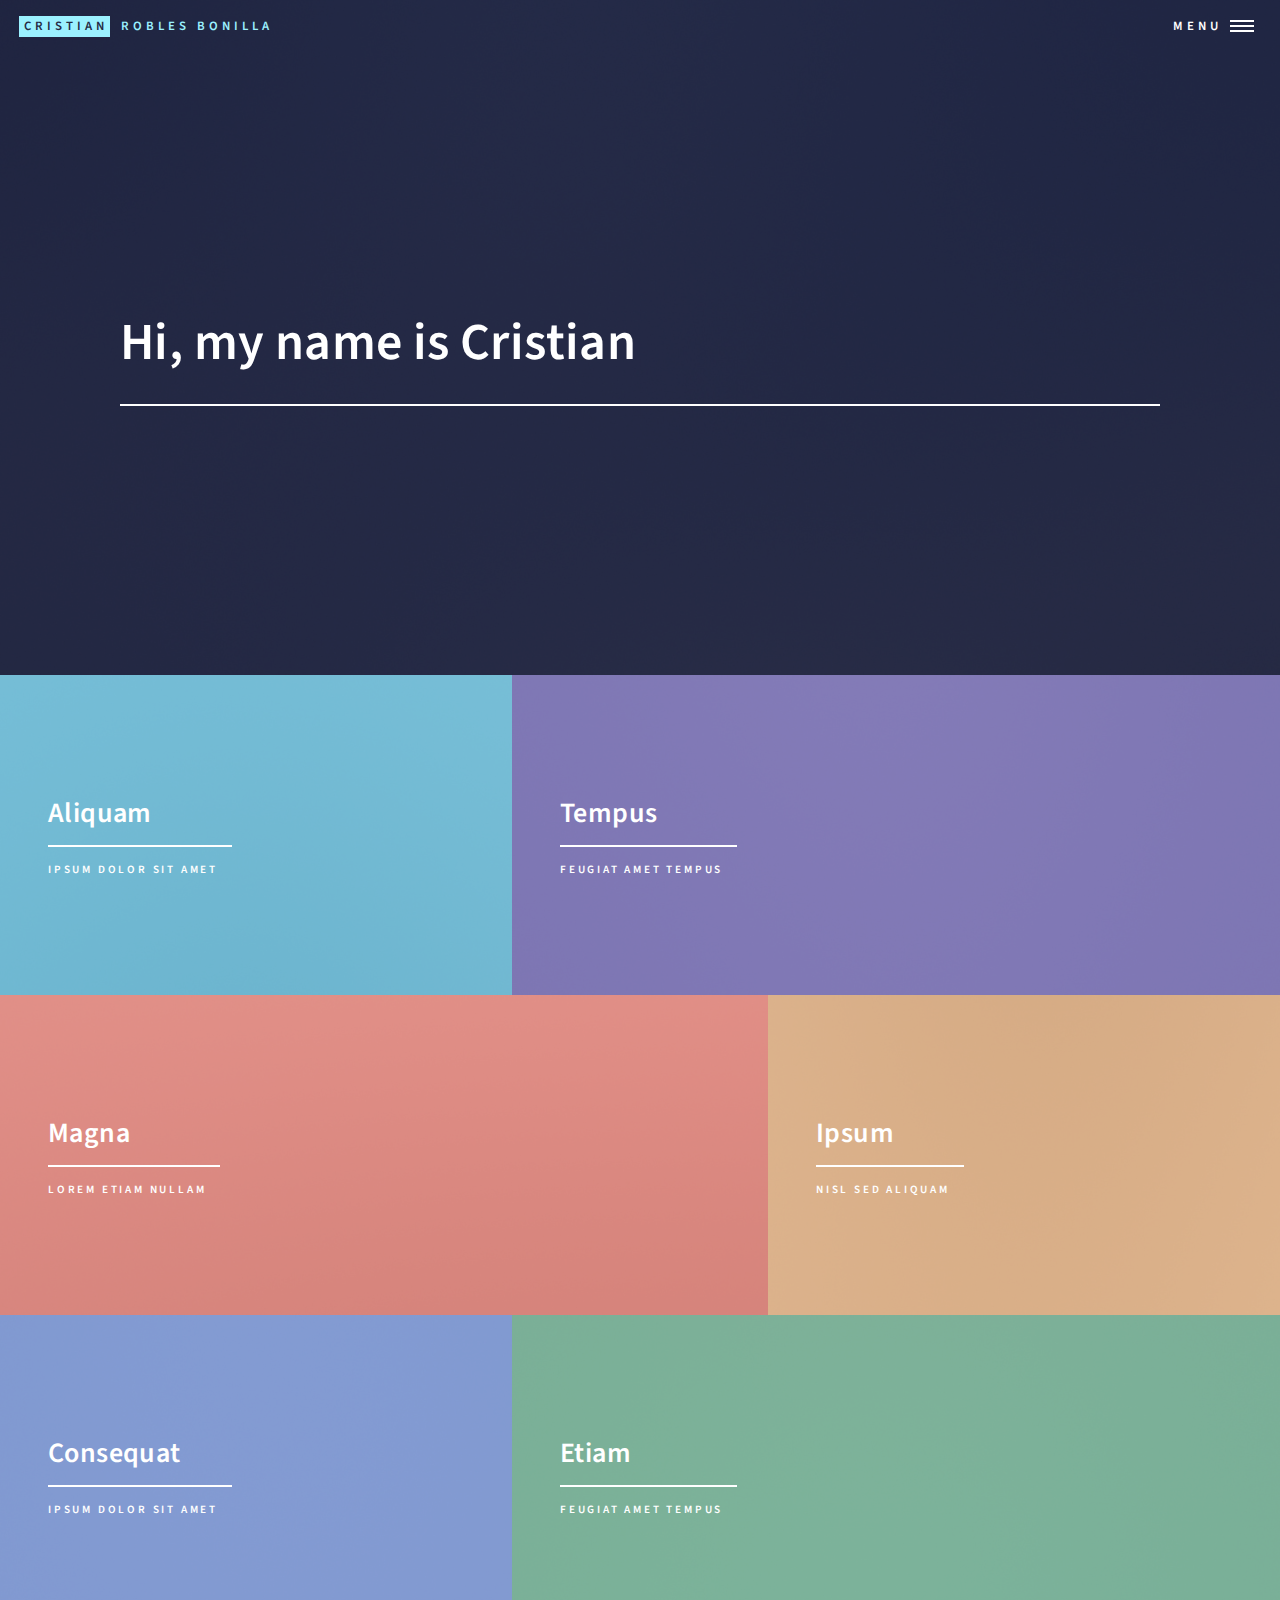
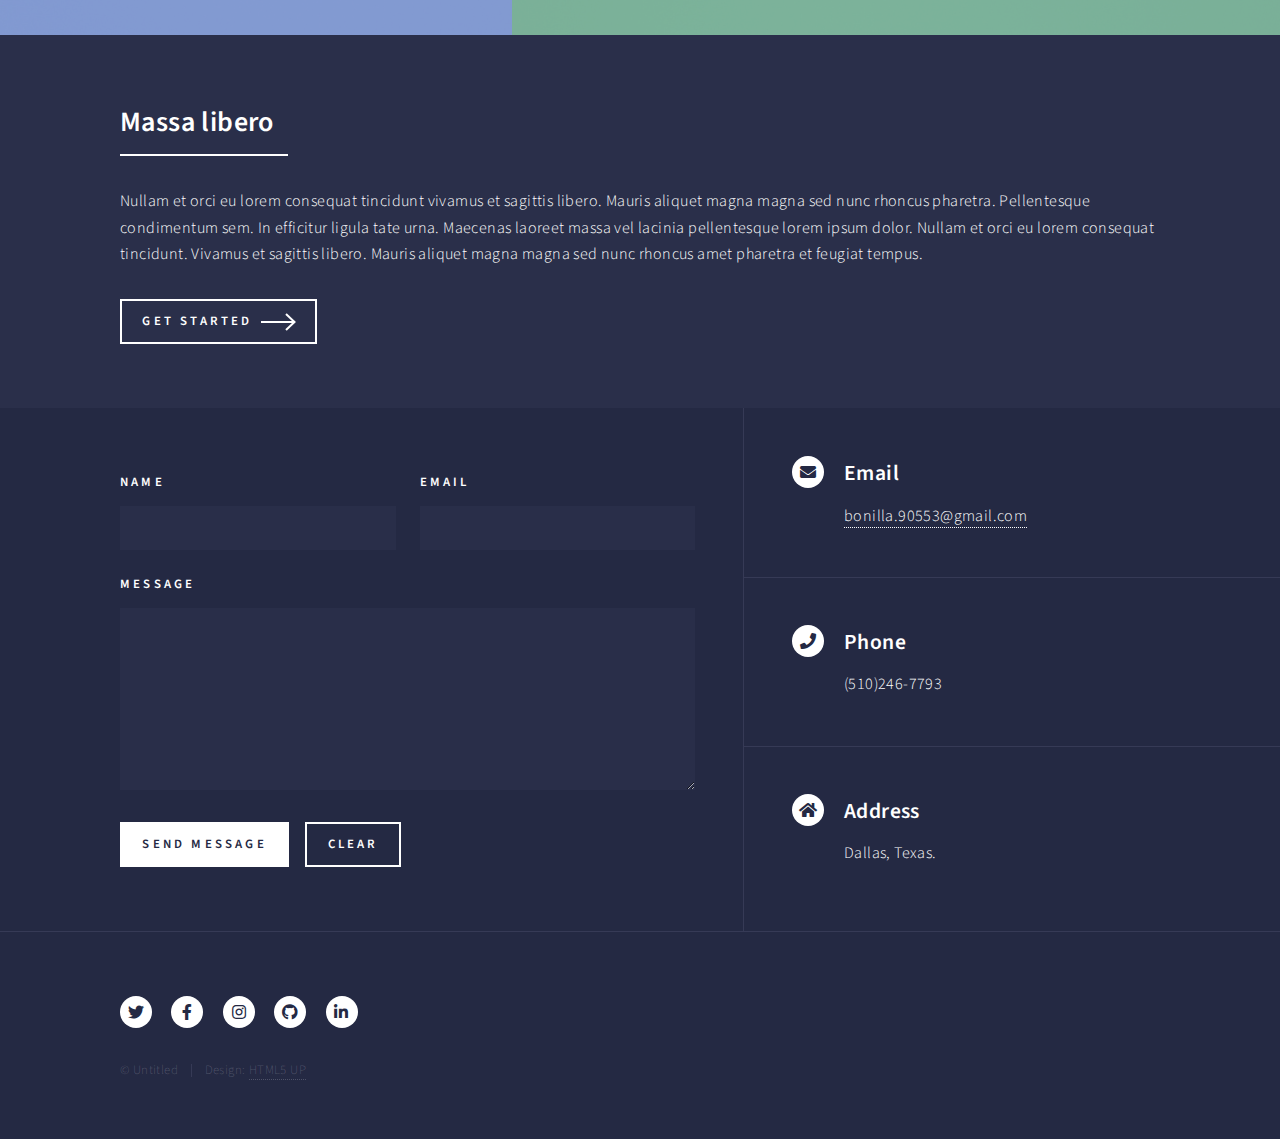
<file: index.html>
<!DOCTYPE html>
<html lang="en">
<head>
    <title>Cristian Robles Bonilla</title>
		<meta charset="utf-8" />
		<meta name="viewport" content="width=device-width, initial-scale=1, user-scalable=no" />
		<link rel="stylesheet" href="style/css/index.css" />
		<noscript><link rel="stylesheet" href="style/css/noscript.css" /></noscript>
    <title>Document</title>
</head>
<body>
    <!-- Wrapper -->
			<div id="wrapper">

				<!-- Header -->
					<header id="header" class="alt">
						<a href="index.html" class="logo"><strong>Cristian</strong> <span>Robles Bonilla</span></a>
						<nav>
							<a href="#menu">Menu</a>
						</nav>
					</header>

				<!-- Menu -->
					<nav id="menu">
						<ul class="links">
							<li><a href="index.html">Home</a></li>
							<li><a href="projects.html">Projects</a></li>
							<li><a href="about.html">About</a></li>
						</ul>
						
					</nav>

				<!-- Banner -->
					<section id="banner" class="major">
						<div class="inner">
							<header class="major">
								<h1>Hi, my name is Cristian</h1>
							</header>
						</div>
					</section>

				<!-- Main -->
					<div id="main">

						<!-- One -->
							<section id="one" class="tiles">
								<article>
									<span class="image">
										<img src="images/pic01.jpg" alt="" />
									</span>
									<header class="major">
										<h3><a href="landing.html" class="link">Aliquam</a></h3>
										<p>Ipsum dolor sit amet</p>
									</header>
								</article>
								<article>
									<span class="image">
										<img src="images/pic02.jpg" alt="" />
									</span>
									<header class="major">
										<h3><a href="landing.html" class="link">Tempus</a></h3>
										<p>feugiat amet tempus</p>
									</header>
								</article>
								<article>
									<span class="image">
										<img src="images/pic03.jpg" alt="" />
									</span>
									<header class="major">
										<h3><a href="landing.html" class="link">Magna</a></h3>
										<p>Lorem etiam nullam</p>
									</header>
								</article>
								<article>
									<span class="image">
										<img src="images/pic04.jpg" alt="" />
									</span>
									<header class="major">
										<h3><a href="landing.html" class="link">Ipsum</a></h3>
										<p>Nisl sed aliquam</p>
									</header>
								</article>
								<article>
									<span class="image">
										<img src="images/pic05.jpg" alt="" />
									</span>
									<header class="major">
										<h3><a href="landing.html" class="link">Consequat</a></h3>
										<p>Ipsum dolor sit amet</p>
									</header>
								</article>
								<article>
									<span class="image">
										<img src="images/pic06.jpg" alt="" />
									</span>
									<header class="major">
										<h3><a href="landing.html" class="link">Etiam</a></h3>
										<p>Feugiat amet tempus</p>
									</header>
								</article>
							</section>

						<!-- Two -->
							<section id="two">
								<div class="inner">
									<header class="major">
										<h2>Massa libero</h2>
									</header>
									<p>Nullam et orci eu lorem consequat tincidunt vivamus et sagittis libero. Mauris aliquet magna magna sed nunc rhoncus pharetra. Pellentesque condimentum sem. In efficitur ligula tate urna. Maecenas laoreet massa vel lacinia pellentesque lorem ipsum dolor. Nullam et orci eu lorem consequat tincidunt. Vivamus et sagittis libero. Mauris aliquet magna magna sed nunc rhoncus amet pharetra et feugiat tempus.</p>
									<ul class="actions">
										<li><a href="landing.html" class="button next">Get Started</a></li>
									</ul>
								</div>
							</section>

					</div>

				<!-- Contact -->
					<section id="contact">
						<div class="inner">
							<section>
								<form method="post" action="#">
									<div class="fields">
										<div class="field half">
											<label for="name">Name</label>
											<input type="text" name="name" id="name" />
										</div>
										<div class="field half">
											<label for="email">Email</label>
											<input type="text" name="email" id="email" />
										</div>
										<div class="field">
											<label for="message">Message</label>
											<textarea name="message" id="message" rows="6"></textarea>
										</div>
									</div>
									<ul class="actions">
										<li><input type="submit" value="Send Message" class="primary" /></li>
										<li><input type="reset" value="Clear" /></li>
									</ul>
								</form>
							</section>
							<section class="split">
								<section>
									<div class="contact-method">
										<span class="icon solid alt fa-envelope"></span>
										<h3>Email</h3>
										<a href="bonilla.90553@gmail.com">bonilla.90553@gmail.com</a>
									</div>
								</section>
								<section>
									<div class="contact-method">
										<span class="icon solid alt fa-phone"></span>
										<h3>Phone</h3>
										<span>(510)246-7793</span>
									</div>
								</section>
								<section>
									<div class="contact-method">
										<span class="icon solid alt fa-home"></span>
										<h3>Address</h3>
										<span>Dallas, Texas.</span>
									</div>
								</section>
							</section>
						</div>
					</section>

				<!-- Footer -->
					<footer id="footer">
						<div class="inner">
							<ul class="icons">
								<li><a href="#" class="icon brands alt fa-twitter"><span class="label">Twitter</span></a></li>
								<li><a href="#" class="icon brands alt fa-facebook-f"><span class="label">Facebook</span></a></li>
								<li><a href="#" class="icon brands alt fa-instagram"><span class="label">Instagram</span></a></li>
								<li><a href="#" class="icon brands alt fa-github"><span class="label">GitHub</span></a></li>
								<li><a href="#" class="icon brands alt fa-linkedin-in"><span class="label">LinkedIn</span></a></li>
							</ul>
							<ul class="copyright">
								<li>&copy; Untitled</li><li>Design: <a href="https://html5up.net">HTML5 UP</a></li>
							</ul>
						</div>
					</footer>

			</div>

		<!-- Scripts -->
			<script src="style/js/jquery.min.js"></script>
			<script src="style/js/jquery.scrolly.min.js"></script>
			<script src="style/js/jquery.scrollex.min.js"></script>
			<script src="style/js/browser.min.js"></script>
			<script src="style/js/breakpoints.min.js"></script>
			<script src="style/js/util.js"></script>
			<script src="style/js/main.js"></script>

</body>
</html>
</file>
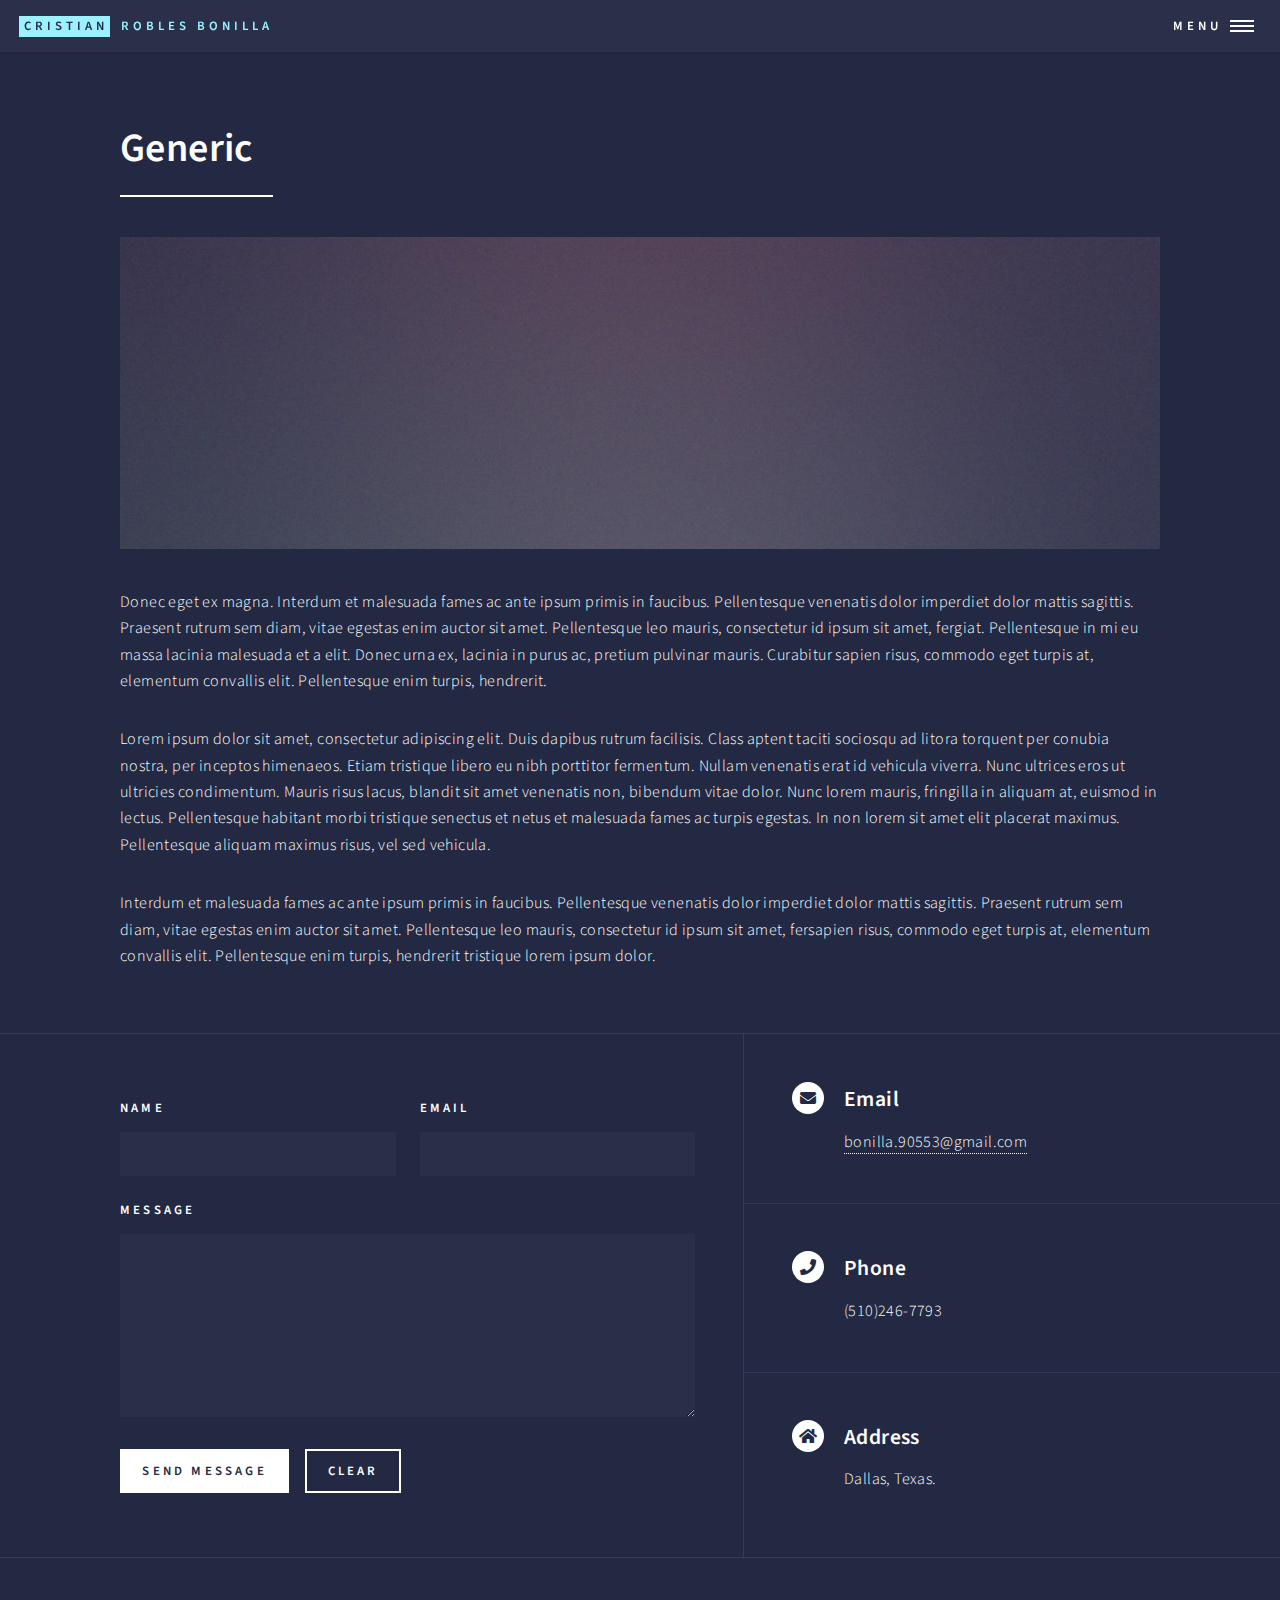
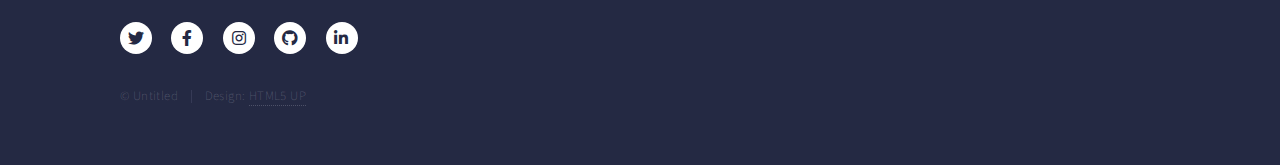
<file: about.html>
<!DOCTYPE html>
<!--
	Forty by HTML5 UP
	html5up.net | @ajlkn
	Free for personal and commercial use under the CCA 3.0 license (html5up.net/license)
-->
<html lang="en">
<head>
    <title>Projects</title>
    <meta charset="utf-8" />
    <meta name="viewport" content="width=device-width, initial-scale=1, user-scalable=no" />
    <link rel="stylesheet" href="style/css/index.css" />
    <noscript><link rel="stylesheet" href="style/css/noscript.css" /></noscript>
</head>
<body class="is-preload">

    <!-- Wrapper -->
        <div id="wrapper">

            <!-- Header -->
                <header id="header">
                    <a href="index.html" class="logo"><strong>Cristian</strong> <span>Robles Bonilla</span></a>
                    <nav>
                        <a href="#menu">Menu</a>
                    </nav>
                </header>

            <!-- Menu -->
                <nav id="menu">
                    <ul class="links">
                        <li><a href="index.html">Home</a></li>
                        <li><a href="projects.html">Projects</a></li>
                        <li><a href="about.html">About</a></li>
                    </ul>
                </nav>

            <!-- Main -->
                <div id="main" class="alt">

                    <!-- One -->
                        <section id="one">
                            <div class="inner">
                                <header class="major">
                                    <h1>Generic</h1>
                                </header>
                                <span class="image main"><img src="images/pic11.jpg" alt="" /></span>
                                <p>Donec eget ex magna. Interdum et malesuada fames ac ante ipsum primis in faucibus. Pellentesque venenatis dolor imperdiet dolor mattis sagittis. Praesent rutrum sem diam, vitae egestas enim auctor sit amet. Pellentesque leo mauris, consectetur id ipsum sit amet, fergiat. Pellentesque in mi eu massa lacinia malesuada et a elit. Donec urna ex, lacinia in purus ac, pretium pulvinar mauris. Curabitur sapien risus, commodo eget turpis at, elementum convallis elit. Pellentesque enim turpis, hendrerit.</p>
                                <p>Lorem ipsum dolor sit amet, consectetur adipiscing elit. Duis dapibus rutrum facilisis. Class aptent taciti sociosqu ad litora torquent per conubia nostra, per inceptos himenaeos. Etiam tristique libero eu nibh porttitor fermentum. Nullam venenatis erat id vehicula viverra. Nunc ultrices eros ut ultricies condimentum. Mauris risus lacus, blandit sit amet venenatis non, bibendum vitae dolor. Nunc lorem mauris, fringilla in aliquam at, euismod in lectus. Pellentesque habitant morbi tristique senectus et netus et malesuada fames ac turpis egestas. In non lorem sit amet elit placerat maximus. Pellentesque aliquam maximus risus, vel sed vehicula.</p>
                                <p>Interdum et malesuada fames ac ante ipsum primis in faucibus. Pellentesque venenatis dolor imperdiet dolor mattis sagittis. Praesent rutrum sem diam, vitae egestas enim auctor sit amet. Pellentesque leo mauris, consectetur id ipsum sit amet, fersapien risus, commodo eget turpis at, elementum convallis elit. Pellentesque enim turpis, hendrerit tristique lorem ipsum dolor.</p>
                            </div>
                        </section>

                </div>

            <!-- Contact -->
                <section id="contact">
                    <div class="inner">
                        <section>
                            <form method="post" action="#">
                                <div class="fields">
                                    <div class="field half">
                                        <label for="name">Name</label>
                                        <input type="text" name="name" id="name" />
                                    </div>
                                    <div class="field half">
                                        <label for="email">Email</label>
                                        <input type="text" name="email" id="email" />
                                    </div>
                                    <div class="field">
                                        <label for="message">Message</label>
                                        <textarea name="message" id="message" rows="6"></textarea>
                                    </div>
                                </div>
                                <ul class="actions">
                                    <li><input type="submit" value="Send Message" class="primary" /></li>
                                    <li><input type="reset" value="Clear" /></li>
                                </ul>
                            </form>
                        </section>
                        <section class="split">
                            <section>
                                <div class="contact-method">
                                    <span class="icon solid alt fa-envelope"></span>
                                    <h3>Email</h3>
                                    <a href="bonilla.90553@gmail.com">bonilla.90553@gmail.com</a>
                                </div>
                            </section>
                            <section>
                                <div class="contact-method">
                                    <span class="icon solid alt fa-phone"></span>
                                    <h3>Phone</h3>
                                    <span>(510)246-7793</span>
                                </div>
                            </section>
                            <section>
                                <div class="contact-method">
                                    <span class="icon solid alt fa-home"></span>
                                    <h3>Address</h3>
                                    <span>Dallas, Texas.</span>
                                </div>
                            </section>
                        </section>
                    </div>
                </section>

            <!-- Footer -->
                <footer id="footer">
                    <div class="inner">
                        <ul class="icons">
                            <li><a href="#" class="icon brands alt fa-twitter"><span class="label">Twitter</span></a></li>
                            <li><a href="#" class="icon brands alt fa-facebook-f"><span class="label">Facebook</span></a></li>
                            <li><a href="#" class="icon brands alt fa-instagram"><span class="label">Instagram</span></a></li>
                            <li><a href="#" class="icon brands alt fa-github"><span class="label">GitHub</span></a></li>
                            <li><a href="#" class="icon brands alt fa-linkedin-in"><span class="label">LinkedIn</span></a></li>
                        </ul>
                        <ul class="copyright">
                            <li>&copy; Untitled</li><li>Design: <a href="https://html5up.net">HTML5 UP</a></li>
                        </ul>
                    </div>
                </footer>

        </div>

    <!-- Scripts -->
        <script src="style/js/jquery.min.js"></script>
        <script src="style/js/jquery.scrolly.min.js"></script>
        <script src="style/js/jquery.scrollex.min.js"></script>
        <script src="style/js/browser.min.js"></script>
        <script src="style/js/breakpoints.min.js"></script>
        <script src="style/js/util.js"></script>
        <script src="style/js/main.js"></script>

</body>
</html>
</file>
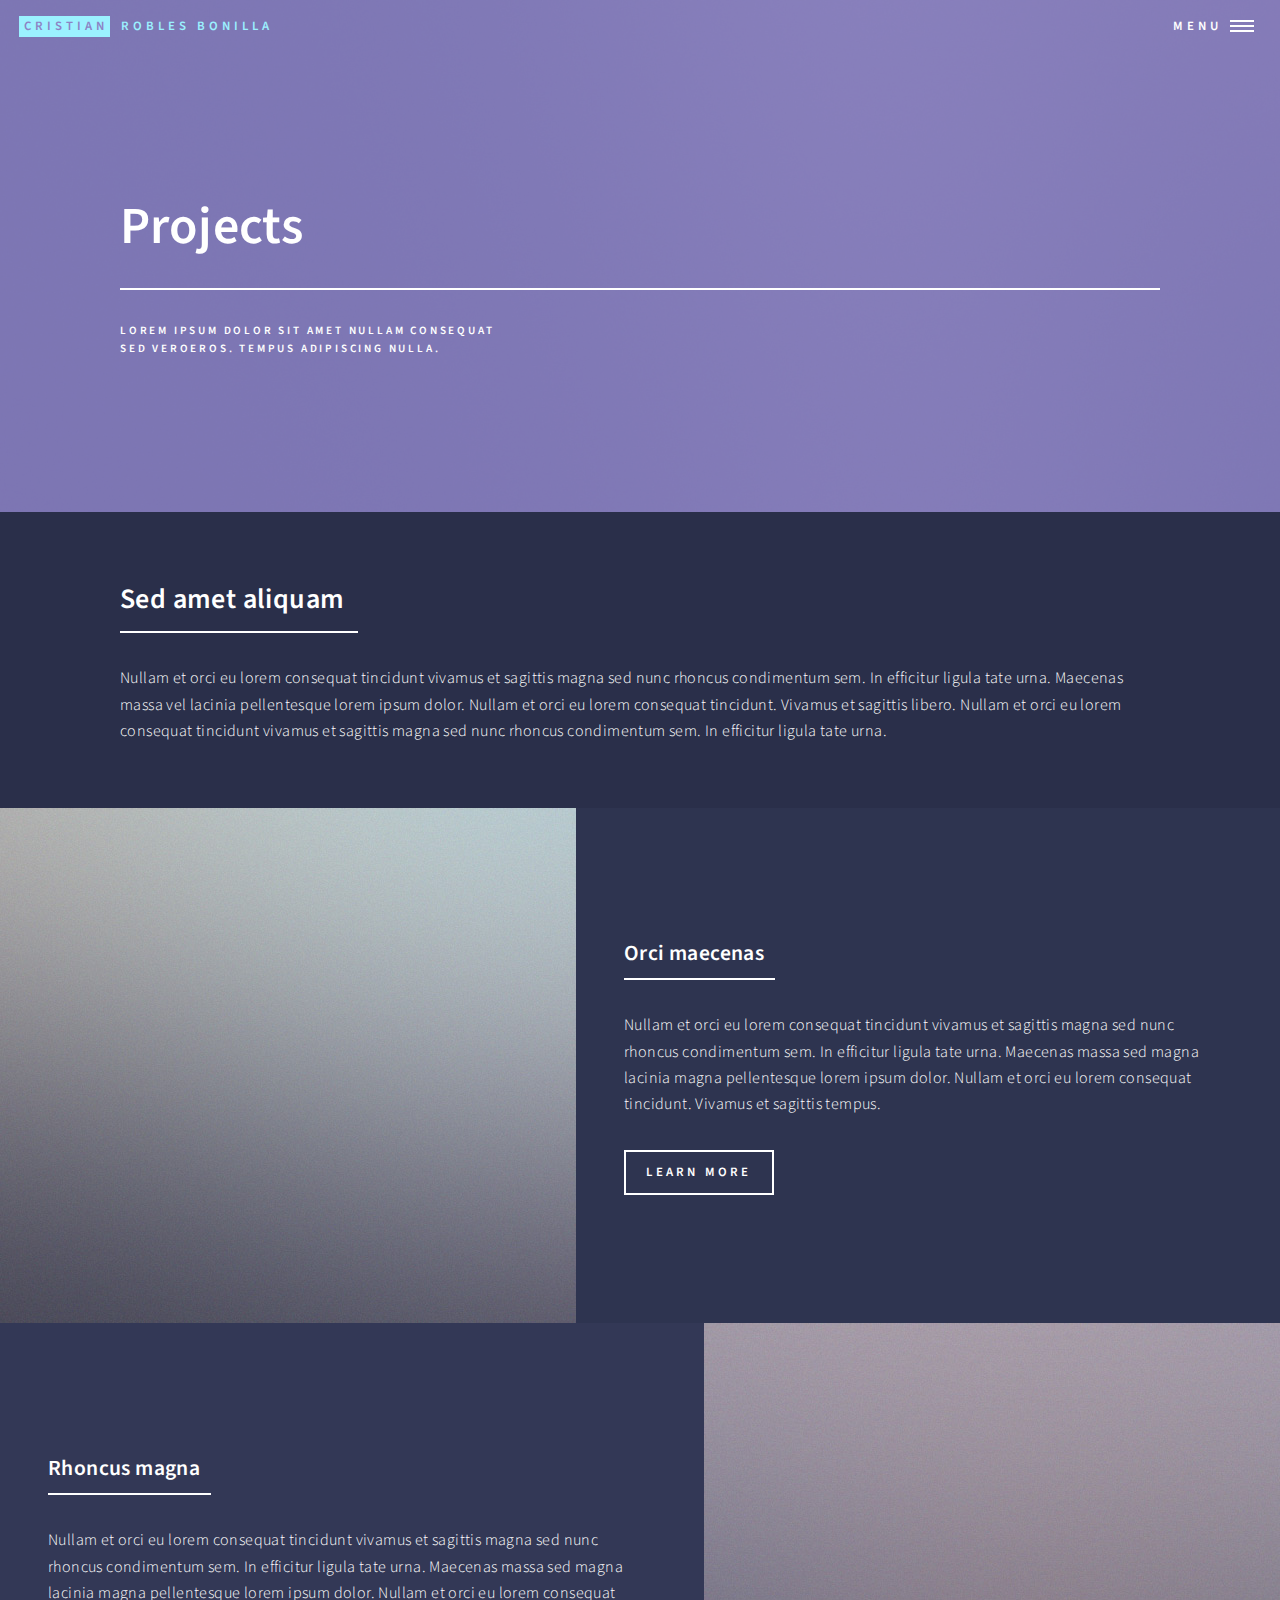
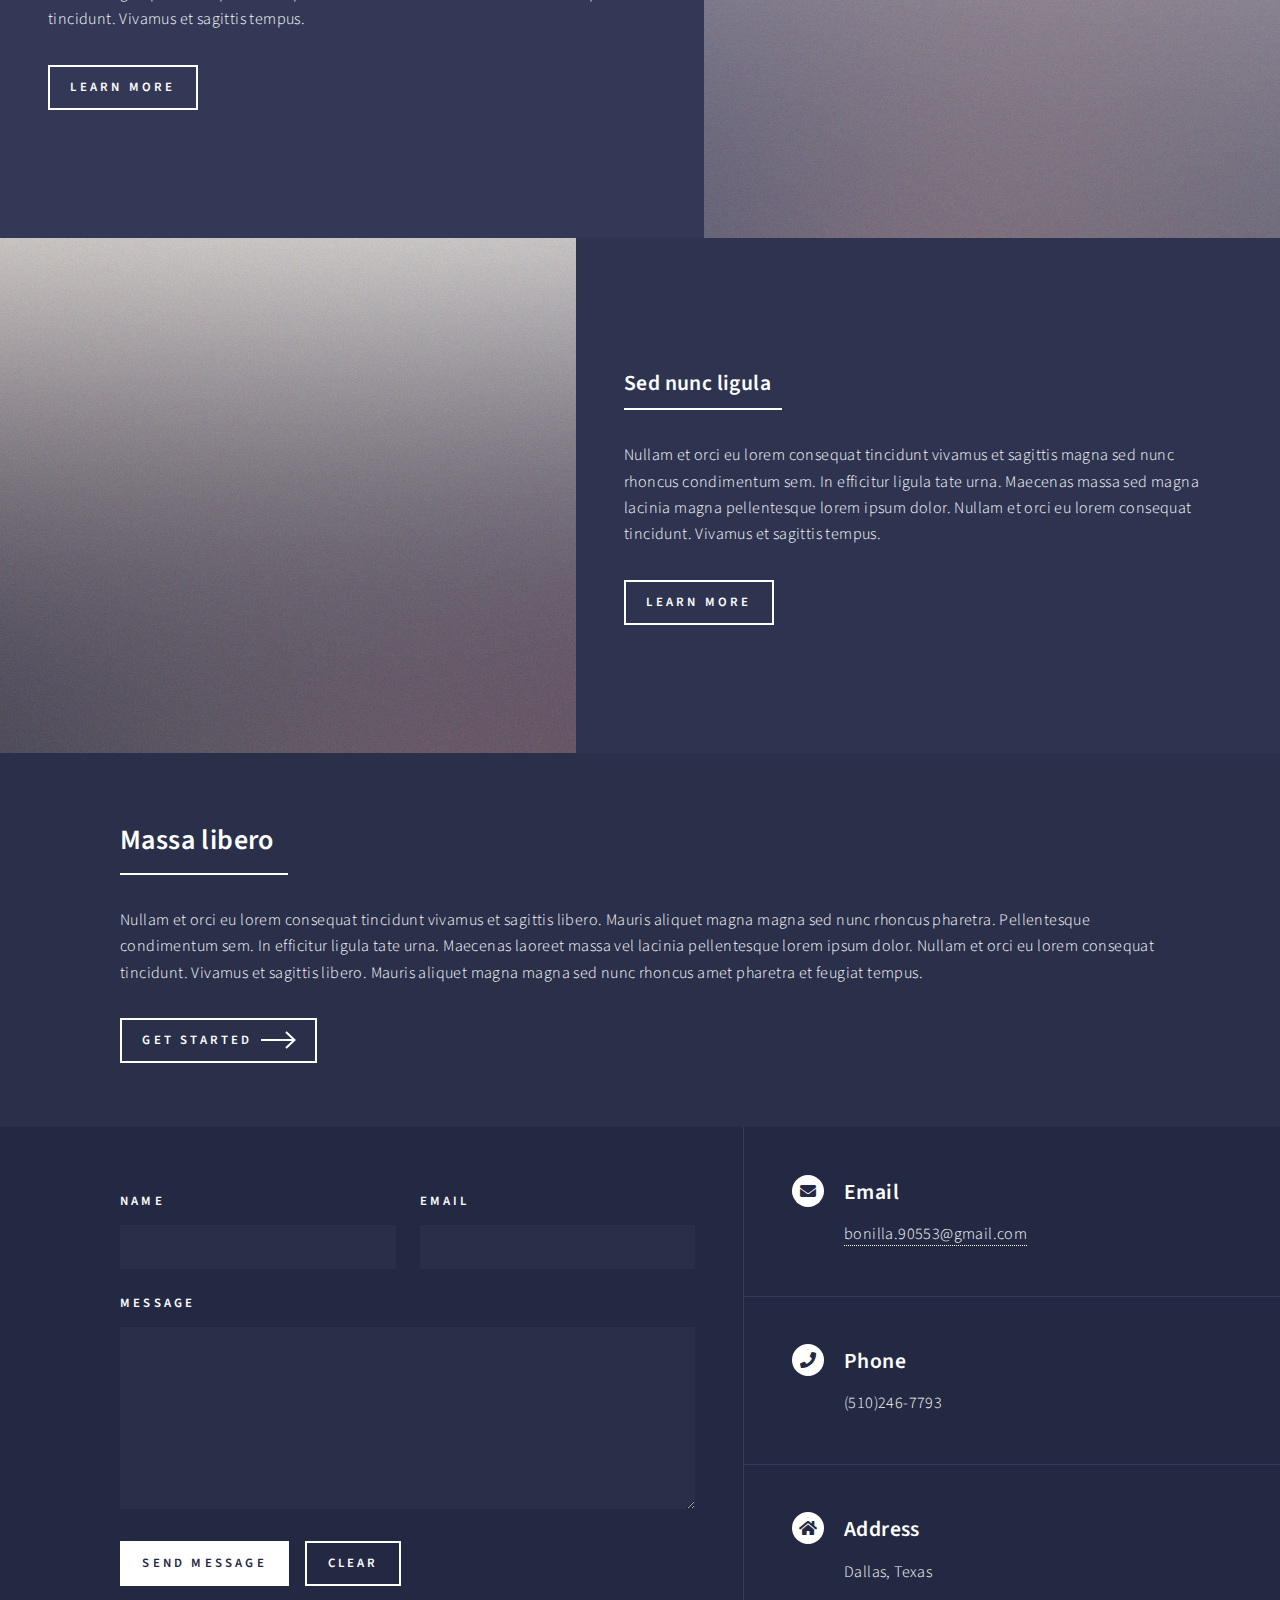
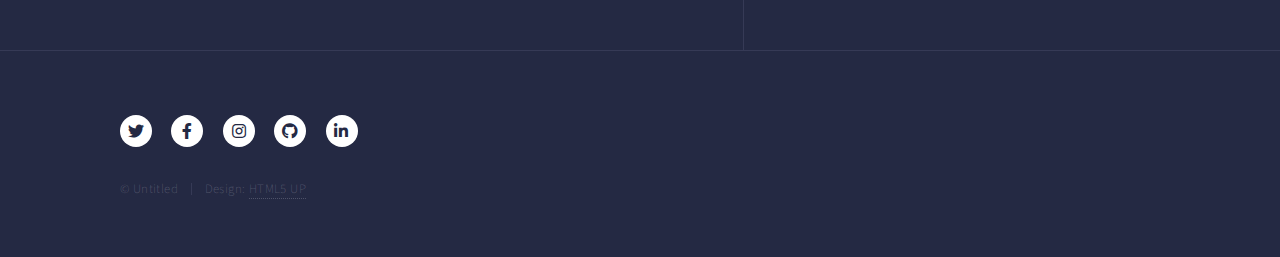
<file: projects.html>
<!DOCTYPE html>
<!--
	Forty by HTML5 UP
	html5up.net | @ajlkn
	Free for personal and commercial use under the CCA 3.0 license (html5up.net/license)
-->
<html lang="en">
<head>
    <title>Projects</title>
		<meta charset="utf-8" />
		<meta name="viewport" content="width=device-width, initial-scale=1, user-scalable=no" />
		<link rel="stylesheet" href="style/css/index.css" />
		<noscript><link rel="stylesheet" href="style/css/noscript.css" /></noscript>
</head>
<body class="is-preload">

    <!-- Wrapper -->
        <div id="wrapper">

            <!-- Header -->
            <!-- Note: The "styleN" class below should match that of the banner element. -->
                <header id="header" class="alt style2">
                    <a href="index.html" class="logo"><strong>Cristian</strong> <span>Robles Bonilla</span></a>
                    <nav>
                        <a href="#menu">Menu</a>
                    </nav>
                </header>

            <!-- Menu -->
                <nav id="menu">
                    <ul class="links">
                        <li><a href="index.html">Home</a></li>
                        <li><a href="projects.html">Projects</a></li>
                        <li><a href="about.html">About</a></li>
                    </ul>
                </nav>

            <!-- Banner -->
            <!-- Note: The "styleN" class below should match that of the header element. -->
                <section id="banner" class="style2">
                    <div class="inner">
                        <span class="image">
                            <img src="images/pic07.jpg" alt="" />
                        </span>
                        <header class="major">
                            <h1>Projects</h1>
                        </header>
                        <div class="content">
                            <p>Lorem ipsum dolor sit amet nullam consequat<br />
                            sed veroeros. tempus adipiscing nulla.</p>
                        </div>
                    </div>
                </section>

            <!-- Main -->
                <div id="main">

                    <!-- One -->
                        <section id="one">
                            <div class="inner">
                                <header class="major">
                                    <h2>Sed amet aliquam</h2>
                                </header>
                                <p>Nullam et orci eu lorem consequat tincidunt vivamus et sagittis magna sed nunc rhoncus condimentum sem. In efficitur ligula tate urna. Maecenas massa vel lacinia pellentesque lorem ipsum dolor. Nullam et orci eu lorem consequat tincidunt. Vivamus et sagittis libero. Nullam et orci eu lorem consequat tincidunt vivamus et sagittis magna sed nunc rhoncus condimentum sem. In efficitur ligula tate urna.</p>
                            </div>
                        </section>

                    <!-- Two -->
                        <section id="two" class="spotlights">
                            <section>
                                <a href="generic.html" class="image">
                                    <img src="images/pic08.jpg" alt="" data-position="center center" />
                                </a>
                                <div class="content">
                                    <div class="inner">
                                        <header class="major">
                                            <h3>Orci maecenas</h3>
                                        </header>
                                        <p>Nullam et orci eu lorem consequat tincidunt vivamus et sagittis magna sed nunc rhoncus condimentum sem. In efficitur ligula tate urna. Maecenas massa sed magna lacinia magna pellentesque lorem ipsum dolor. Nullam et orci eu lorem consequat tincidunt. Vivamus et sagittis tempus.</p>
                                        <ul class="actions">
                                            <li><a href="generic.html" class="button">Learn more</a></li>
                                        </ul>
                                    </div>
                                </div>
                            </section>
                            <section>
                                <a href="generic.html" class="image">
                                    <img src="images/pic09.jpg" alt="" data-position="top center" />
                                </a>
                                <div class="content">
                                    <div class="inner">
                                        <header class="major">
                                            <h3>Rhoncus magna</h3>
                                        </header>
                                        <p>Nullam et orci eu lorem consequat tincidunt vivamus et sagittis magna sed nunc rhoncus condimentum sem. In efficitur ligula tate urna. Maecenas massa sed magna lacinia magna pellentesque lorem ipsum dolor. Nullam et orci eu lorem consequat tincidunt. Vivamus et sagittis tempus.</p>
                                        <ul class="actions">
                                            <li><a href="generic.html" class="button">Learn more</a></li>
                                        </ul>
                                    </div>
                                </div>
                            </section>
                            <section>
                                <a href="generic.html" class="image">
                                    <img src="images/pic10.jpg" alt="" data-position="25% 25%" />
                                </a>
                                <div class="content">
                                    <div class="inner">
                                        <header class="major">
                                            <h3>Sed nunc ligula</h3>
                                        </header>
                                        <p>Nullam et orci eu lorem consequat tincidunt vivamus et sagittis magna sed nunc rhoncus condimentum sem. In efficitur ligula tate urna. Maecenas massa sed magna lacinia magna pellentesque lorem ipsum dolor. Nullam et orci eu lorem consequat tincidunt. Vivamus et sagittis tempus.</p>
                                        <ul class="actions">
                                            <li><a href="generic.html" class="button">Learn more</a></li>
                                        </ul>
                                    </div>
                                </div>
                            </section>
                        </section>

                    <!-- Three -->
                        <section id="three">
                            <div class="inner">
                                <header class="major">
                                    <h2>Massa libero</h2>
                                </header>
                                <p>Nullam et orci eu lorem consequat tincidunt vivamus et sagittis libero. Mauris aliquet magna magna sed nunc rhoncus pharetra. Pellentesque condimentum sem. In efficitur ligula tate urna. Maecenas laoreet massa vel lacinia pellentesque lorem ipsum dolor. Nullam et orci eu lorem consequat tincidunt. Vivamus et sagittis libero. Mauris aliquet magna magna sed nunc rhoncus amet pharetra et feugiat tempus.</p>
                                <ul class="actions">
                                    <li><a href="generic.html" class="button next">Get Started</a></li>
                                </ul>
                            </div>
                        </section>

                </div>

            <!-- Contact -->
                <section id="contact">
                    <div class="inner">
                        <section>
                            <form method="post" action="#">
                                <div class="fields">
                                    <div class="field half">
                                        <label for="name">Name</label>
                                        <input type="text" name="name" id="name" />
                                    </div>
                                    <div class="field half">
                                        <label for="email">Email</label>
                                        <input type="text" name="email" id="email" />
                                    </div>
                                    <div class="field">
                                        <label for="message">Message</label>
                                        <textarea name="message" id="message" rows="6"></textarea>
                                    </div>
                                </div>
                                <ul class="actions">
                                    <li><input type="submit" value="Send Message" class="primary" /></li>
                                    <li><input type="reset" value="Clear" /></li>
                                </ul>
                            </form>
                        </section>
                        <section class="split">
                            <section>
                                <div class="contact-method">
                                    <span class="icon solid alt fa-envelope"></span>
                                    <h3>Email</h3>
                                    <a href="bonilla.90553@gmail.com">bonilla.90553@gmail.com</a>
                                </div>
                            </section>
                            <section>
                                <div class="contact-method">
                                    <span class="icon solid alt fa-phone"></span>
                                    <h3>Phone</h3>
                                    <span>(510)246-7793</span>
                                </div>
                            </section>
                            <section>
                                <div class="contact-method">
                                    <span class="icon solid alt fa-home"></span>
                                    <h3>Address</h3>
                                    <span>Dallas, Texas</span>
                                </div>
                            </section>
                        </section>
                    </div>
                </section>

            <!-- Footer -->
                <footer id="footer">
                    <div class="inner">
                        <ul class="icons">
                            <li><a href="#" class="icon brands alt fa-twitter"><span class="label">Twitter</span></a></li>
                            <li><a href="#" class="icon brands alt fa-facebook-f"><span class="label">Facebook</span></a></li>
                            <li><a href="#" class="icon brands alt fa-instagram"><span class="label">Instagram</span></a></li>
                            <li><a href="#" class="icon brands alt fa-github"><span class="label">GitHub</span></a></li>
                            <li><a href="#" class="icon brands alt fa-linkedin-in"><span class="label">LinkedIn</span></a></li>
                        </ul>
                        <ul class="copyright">
                            <li>&copy; Untitled</li><li>Design: <a href="https://html5up.net">HTML5 UP</a></li>
                        </ul>
                    </div>
                </footer>

        </div>

    <!-- Scripts -->
        <script src="style/js/jquery.min.js"></script>
        <script src="style/js/jquery.scrolly.min.js"></script>
        <script src="style/js/jquery.scrollex.min.js"></script>
        <script src="style/js/browser.min.js"></script>
        <script src="style/js/breakpoints.min.js"></script>
        <script src="style/js/util.js"></script>
        <script src="style/js/main.js"></script>

</body>
</html>
</file>
<file: style/css/noscript.css>
/*
	Forty by HTML5 UP
	html5up.net | @ajlkn
	Free for personal and commercial use under the CCA 3.0 license (html5up.net/license)
*/

/* Banner */

	body.is-preload #banner:after {
		opacity: 0.85;
	}

	body.is-preload #banner > .inner {
		-moz-filter: none;
		-webkit-filter: none;
		-ms-filter: none;
		filter: none;
		-moz-transform: none;
		-webkit-transform: none;
		-ms-transform: none;
		transform: none;
		opacity: 1;
	}
</file>
<file: style/css/index.css>
/* Add CSS styling here */

@import url(fontawesome-all.min.css);
@import url("https://fonts.googleapis.com/css?family=Source+Sans+Pro:300,300italic,600,600italic");

/*
	Forty by HTML5 UP
	html5up.net | @ajlkn
	Free for personal and commercial use under the CCA 3.0 license (html5up.net/license)
*/

html, body, div, span, applet, object,
iframe, h1, h2, h3, h4, h5, h6, p, blockquote,
pre, a, abbr, acronym, address, big, cite,
code, del, dfn, em, img, ins, kbd, q, s, samp,
small, strike, strong, sub, sup, tt, var, b,
u, i, center, dl, dt, dd, ol, ul, li, fieldset,
form, label, legend, table, caption, tbody,
tfoot, thead, tr, th, td, article, aside,
canvas, details, embed, figure, figcaption,
footer, header, hgroup, menu, nav, output, ruby,
section, summary, time, mark, audio, video {
	margin: 0;
	padding: 0;
	border: 0;
	font-size: 100%;
	font: inherit;
	vertical-align: baseline;}

article, aside, details, figcaption, figure,
footer, header, hgroup, menu, nav, section {
	display: block;}

body {
	line-height: 1;
}

ol, ul {
	list-style: none;
}

blockquote, q {
	quotes: none;
}

	blockquote:before, blockquote:after, q:before, q:after {
		content: '';
		content: none;
	}

table {
	border-collapse: collapse;
	border-spacing: 0;
}

body {
	-webkit-text-size-adjust: none;
}

mark {
	background-color: transparent;
	color: inherit;
}

input::-moz-focus-inner {
	border: 0;
	padding: 0;
}

input, select, textarea {
	-moz-appearance: none;
	-webkit-appearance: none;
	-ms-appearance: none;
	appearance: none;
}

/* Basic */

	@-ms-viewport {
		width: device-width;
	}

	body {
		-ms-overflow-style: scrollbar;
	}

	@media screen and (max-width: 480px) {

		html, body {
			min-width: 320px;
		}

	}

	html {
		box-sizing: border-box;
	}

	*, *:before, *:after {
		box-sizing: inherit;
	}

	body {
		background: #242943;
	}

		body.is-preload *, body.is-preload *:before, body.is-preload *:after {
			-moz-animation: none !important;
			-webkit-animation: none !important;
			-ms-animation: none !important;
			animation: none !important;
			-moz-transition: none !important;
			-webkit-transition: none !important;
			-ms-transition: none !important;
			transition: none !important;
		}

/* Type */

	body, input, select, textarea {
		color: #ffffff;
		font-family: "Source Sans Pro", Helvetica, sans-serif;
		font-size: 17pt;
		font-weight: 300;
		letter-spacing: 0.025em;
		line-height: 1.65;
	}

		@media screen and (max-width: 1680px) {

			body, input, select, textarea {
				font-size: 14pt;
			}

		}

		@media screen and (max-width: 1280px) {

			body, input, select, textarea {
				font-size: 12pt;
			}

		}

		@media screen and (max-width: 360px) {

			body, input, select, textarea {
				font-size: 11pt;
			}

		}

	a {
		-moz-transition: color 0.2s ease-in-out, border-bottom-color 0.2s ease-in-out;
		-webkit-transition: color 0.2s ease-in-out, border-bottom-color 0.2s ease-in-out;
		-ms-transition: color 0.2s ease-in-out, border-bottom-color 0.2s ease-in-out;
		transition: color 0.2s ease-in-out, border-bottom-color 0.2s ease-in-out;
		border-bottom: dotted 1px;
		color: inherit;
		text-decoration: none;
	}

		a:hover {
			border-bottom-color: transparent;
			color: #9bf1ff !important;
		}

		a:active {
			color: #53e3fb !important;
		}

	strong, b {
		color: #ffffff;
		font-weight: 600;
	}

	em, i {
		font-style: italic;
	}

	p {
		margin: 0 0 2em 0;
	}

	h1, h2, h3, h4, h5, h6 {
		color: #ffffff;
		font-weight: 600;
		line-height: 1.65;
		margin: 0 0 1em 0;
	}

		h1 a, h2 a, h3 a, h4 a, h5 a, h6 a {
			color: inherit;
			border-bottom: 0;
		}

	h1 {
		font-size: 2.5em;
	}

	h2 {
		font-size: 1.75em;
	}

	h3 {
		font-size: 1.35em;
	}

	h4 {
		font-size: 1.1em;
	}

	h5 {
		font-size: 0.9em;
	}

	h6 {
		font-size: 0.7em;
	}

	@media screen and (max-width: 736px) {

		h1 {
			font-size: 2em;
		}

		h2 {
			font-size: 1.5em;
		}

		h3 {
			font-size: 1.25em;
		}

	}

	sub {
		font-size: 0.8em;
		position: relative;
		top: 0.5em;
	}

	sup {
		font-size: 0.8em;
		position: relative;
		top: -0.5em;
	}

	blockquote {
		border-left: solid 4px rgba(212, 212, 255, 0.1);
		font-style: italic;
		margin: 0 0 2em 0;
		padding: 0.5em 0 0.5em 2em;
	}

	code {
		background: rgba(212, 212, 255, 0.035);
		font-family: "Courier New", monospace;
		font-size: 0.9em;
		margin: 0 0.25em;
		padding: 0.25em 0.65em;
	}

	pre {
		-webkit-overflow-scrolling: touch;
		font-family: "Courier New", monospace;
		font-size: 0.9em;
		margin: 0 0 2em 0;
	}

		pre code {
			display: block;
			line-height: 1.75;
			padding: 1em 1.5em;
			overflow-x: auto;
		}

	hr {
		border: 0;
		border-bottom: solid 1px rgba(212, 212, 255, 0.1);
		margin: 2em 0;
	}

		hr.major {
			margin: 3em 0;
		}

	.align-left {
		text-align: left;
	}

	.align-center {
		text-align: center;
	}

	.align-right {
		text-align: right;
	}

/* Row */

	.row {
		display: flex;
		flex-wrap: wrap;
		box-sizing: border-box;
		align-items: stretch;
	}

		.row > * {
			box-sizing: border-box;
		}

		.row.gtr-uniform > * > :last-child {
			margin-bottom: 0;
		}

		.row.aln-left {
			justify-content: flex-start;
		}

		.row.aln-center {
			justify-content: center;
		}

		.row.aln-right {
			justify-content: flex-end;
		}

		.row.aln-top {
			align-items: flex-start;
		}

		.row.aln-middle {
			align-items: center;
		}

		.row.aln-bottom {
			align-items: flex-end;
		}

		.row > .imp {
			order: -1;
		}

		.row > .col-1 {
			width: 8.33333%;
		}

		.row > .off-1 {
			margin-left: 8.33333%;
		}

		.row > .col-2 {
			width: 16.66667%;
		}

		.row > .off-2 {
			margin-left: 16.66667%;
		}

		.row > .col-3 {
			width: 25%;
		}

		.row > .off-3 {
			margin-left: 25%;
		}

		.row > .col-4 {
			width: 33.33333%;
		}

		.row > .off-4 {
			margin-left: 33.33333%;
		}

		.row > .col-5 {
			width: 41.66667%;
		}

		.row > .off-5 {
			margin-left: 41.66667%;
		}

		.row > .col-6 {
			width: 50%;
		}

		.row > .off-6 {
			margin-left: 50%;
		}

		.row > .col-7 {
			width: 58.33333%;
		}

		.row > .off-7 {
			margin-left: 58.33333%;
		}

		.row > .col-8 {
			width: 66.66667%;
		}

		.row > .off-8 {
			margin-left: 66.66667%;
		}

		.row > .col-9 {
			width: 75%;
		}

		.row > .off-9 {
			margin-left: 75%;
		}

		.row > .col-10 {
			width: 83.33333%;
		}

		.row > .off-10 {
			margin-left: 83.33333%;
		}

		.row > .col-11 {
			width: 91.66667%;
		}

		.row > .off-11 {
			margin-left: 91.66667%;
		}

		.row > .col-12 {
			width: 100%;
		}

		.row > .off-12 {
			margin-left: 100%;
		}

		.row.gtr-0 {
			margin-top: 0;
			margin-left: 0em;
		}

			.row.gtr-0 > * {
				padding: 0 0 0 0em;
			}

			.row.gtr-0.gtr-uniform {
				margin-top: 0em;
			}

				.row.gtr-0.gtr-uniform > * {
					padding-top: 0em;
				}

		.row.gtr-25 {
			margin-top: 0;
			margin-left: -0.5em;
		}

			.row.gtr-25 > * {
				padding: 0 0 0 0.5em;
			}

			.row.gtr-25.gtr-uniform {
				margin-top: -0.5em;
			}

				.row.gtr-25.gtr-uniform > * {
					padding-top: 0.5em;
				}

		.row.gtr-50 {
			margin-top: 0;
			margin-left: -1em;
		}

			.row.gtr-50 > * {
				padding: 0 0 0 1em;
			}

			.row.gtr-50.gtr-uniform {
				margin-top: -1em;
			}

				.row.gtr-50.gtr-uniform > * {
					padding-top: 1em;
				}

		.row {
			margin-top: 0;
			margin-left: -2em;
		}

			.row > * {
				padding: 0 0 0 2em;
			}

			.row.gtr-uniform {
				margin-top: -2em;
			}

				.row.gtr-uniform > * {
					padding-top: 2em;
				}

		.row.gtr-150 {
			margin-top: 0;
			margin-left: -3em;
		}

			.row.gtr-150 > * {
				padding: 0 0 0 3em;
			}

			.row.gtr-150.gtr-uniform {
				margin-top: -3em;
			}

				.row.gtr-150.gtr-uniform > * {
					padding-top: 3em;
				}

		.row.gtr-200 {
			margin-top: 0;
			margin-left: -4em;
		}

			.row.gtr-200 > * {
				padding: 0 0 0 4em;
			}

			.row.gtr-200.gtr-uniform {
				margin-top: -4em;
			}

				.row.gtr-200.gtr-uniform > * {
					padding-top: 4em;
				}

		@media screen and (max-width: 1680px) {

			.row {
				display: flex;
				flex-wrap: wrap;
				box-sizing: border-box;
				align-items: stretch;
			}

				.row > * {
					box-sizing: border-box;
				}

				.row.gtr-uniform > * > :last-child {
					margin-bottom: 0;
				}

				.row.aln-left {
					justify-content: flex-start;
				}

				.row.aln-center {
					justify-content: center;
				}

				.row.aln-right {
					justify-content: flex-end;
				}

				.row.aln-top {
					align-items: flex-start;
				}

				.row.aln-middle {
					align-items: center;
				}

				.row.aln-bottom {
					align-items: flex-end;
				}

				.row > .imp-xlarge {
					order: -1;
				}

				.row > .col-1-xlarge {
					width: 8.33333%;
				}

				.row > .off-1-xlarge {
					margin-left: 8.33333%;
				}

				.row > .col-2-xlarge {
					width: 16.66667%;
				}

				.row > .off-2-xlarge {
					margin-left: 16.66667%;
				}

				.row > .col-3-xlarge {
					width: 25%;
				}

				.row > .off-3-xlarge {
					margin-left: 25%;
				}

				.row > .col-4-xlarge {
					width: 33.33333%;
				}

				.row > .off-4-xlarge {
					margin-left: 33.33333%;
				}

				.row > .col-5-xlarge {
					width: 41.66667%;
				}

				.row > .off-5-xlarge {
					margin-left: 41.66667%;
				}

				.row > .col-6-xlarge {
					width: 50%;
				}

				.row > .off-6-xlarge {
					margin-left: 50%;
				}

				.row > .col-7-xlarge {
					width: 58.33333%;
				}

				.row > .off-7-xlarge {
					margin-left: 58.33333%;
				}

				.row > .col-8-xlarge {
					width: 66.66667%;
				}

				.row > .off-8-xlarge {
					margin-left: 66.66667%;
				}

				.row > .col-9-xlarge {
					width: 75%;
				}

				.row > .off-9-xlarge {
					margin-left: 75%;
				}

				.row > .col-10-xlarge {
					width: 83.33333%;
				}

				.row > .off-10-xlarge {
					margin-left: 83.33333%;
				}

				.row > .col-11-xlarge {
					width: 91.66667%;
				}

				.row > .off-11-xlarge {
					margin-left: 91.66667%;
				}

				.row > .col-12-xlarge {
					width: 100%;
				}

				.row > .off-12-xlarge {
					margin-left: 100%;
				}

				.row.gtr-0 {
					margin-top: 0;
					margin-left: 0em;
				}

					.row.gtr-0 > * {
						padding: 0 0 0 0em;
					}

					.row.gtr-0.gtr-uniform {
						margin-top: 0em;
					}

						.row.gtr-0.gtr-uniform > * {
							padding-top: 0em;
						}

				.row.gtr-25 {
					margin-top: 0;
					margin-left: -0.5em;
				}

					.row.gtr-25 > * {
						padding: 0 0 0 0.5em;
					}

					.row.gtr-25.gtr-uniform {
						margin-top: -0.5em;
					}

						.row.gtr-25.gtr-uniform > * {
							padding-top: 0.5em;
						}

				.row.gtr-50 {
					margin-top: 0;
					margin-left: -1em;
				}

					.row.gtr-50 > * {
						padding: 0 0 0 1em;
					}

					.row.gtr-50.gtr-uniform {
						margin-top: -1em;
					}

						.row.gtr-50.gtr-uniform > * {
							padding-top: 1em;
						}

				.row {
					margin-top: 0;
					margin-left: -2em;
				}

					.row > * {
						padding: 0 0 0 2em;
					}

					.row.gtr-uniform {
						margin-top: -2em;
					}

						.row.gtr-uniform > * {
							padding-top: 2em;
						}

				.row.gtr-150 {
					margin-top: 0;
					margin-left: -3em;
				}

					.row.gtr-150 > * {
						padding: 0 0 0 3em;
					}

					.row.gtr-150.gtr-uniform {
						margin-top: -3em;
					}

						.row.gtr-150.gtr-uniform > * {
							padding-top: 3em;
						}

				.row.gtr-200 {
					margin-top: 0;
					margin-left: -4em;
				}

					.row.gtr-200 > * {
						padding: 0 0 0 4em;
					}

					.row.gtr-200.gtr-uniform {
						margin-top: -4em;
					}

						.row.gtr-200.gtr-uniform > * {
							padding-top: 4em;
						}

		}

		@media screen and (max-width: 1280px) {

			.row {
				display: flex;
				flex-wrap: wrap;
				box-sizing: border-box;
				align-items: stretch;
			}

				.row > * {
					box-sizing: border-box;
				}

				.row.gtr-uniform > * > :last-child {
					margin-bottom: 0;
				}

				.row.aln-left {
					justify-content: flex-start;
				}

				.row.aln-center {
					justify-content: center;
				}

				.row.aln-right {
					justify-content: flex-end;
				}

				.row.aln-top {
					align-items: flex-start;
				}

				.row.aln-middle {
					align-items: center;
				}

				.row.aln-bottom {
					align-items: flex-end;
				}

				.row > .imp-large {
					order: -1;
				}

				.row > .col-1-large {
					width: 8.33333%;
				}

				.row > .off-1-large {
					margin-left: 8.33333%;
				}

				.row > .col-2-large {
					width: 16.66667%;
				}

				.row > .off-2-large {
					margin-left: 16.66667%;
				}

				.row > .col-3-large {
					width: 25%;
				}

				.row > .off-3-large {
					margin-left: 25%;
				}

				.row > .col-4-large {
					width: 33.33333%;
				}

				.row > .off-4-large {
					margin-left: 33.33333%;
				}

				.row > .col-5-large {
					width: 41.66667%;
				}

				.row > .off-5-large {
					margin-left: 41.66667%;
				}

				.row > .col-6-large {
					width: 50%;
				}

				.row > .off-6-large {
					margin-left: 50%;
				}

				.row > .col-7-large {
					width: 58.33333%;
				}

				.row > .off-7-large {
					margin-left: 58.33333%;
				}

				.row > .col-8-large {
					width: 66.66667%;
				}

				.row > .off-8-large {
					margin-left: 66.66667%;
				}

				.row > .col-9-large {
					width: 75%;
				}

				.row > .off-9-large {
					margin-left: 75%;
				}

				.row > .col-10-large {
					width: 83.33333%;
				}

				.row > .off-10-large {
					margin-left: 83.33333%;
				}

				.row > .col-11-large {
					width: 91.66667%;
				}

				.row > .off-11-large {
					margin-left: 91.66667%;
				}

				.row > .col-12-large {
					width: 100%;
				}

				.row > .off-12-large {
					margin-left: 100%;
				}

				.row.gtr-0 {
					margin-top: 0;
					margin-left: 0em;
				}

					.row.gtr-0 > * {
						padding: 0 0 0 0em;
					}

					.row.gtr-0.gtr-uniform {
						margin-top: 0em;
					}

						.row.gtr-0.gtr-uniform > * {
							padding-top: 0em;
						}

				.row.gtr-25 {
					margin-top: 0;
					margin-left: -0.375em;
				}

					.row.gtr-25 > * {
						padding: 0 0 0 0.375em;
					}

					.row.gtr-25.gtr-uniform {
						margin-top: -0.375em;
					}

						.row.gtr-25.gtr-uniform > * {
							padding-top: 0.375em;
						}

				.row.gtr-50 {
					margin-top: 0;
					margin-left: -0.75em;
				}

					.row.gtr-50 > * {
						padding: 0 0 0 0.75em;
					}

					.row.gtr-50.gtr-uniform {
						margin-top: -0.75em;
					}

						.row.gtr-50.gtr-uniform > * {
							padding-top: 0.75em;
						}

				.row {
					margin-top: 0;
					margin-left: -1.5em;
				}

					.row > * {
						padding: 0 0 0 1.5em;
					}

					.row.gtr-uniform {
						margin-top: -1.5em;
					}

						.row.gtr-uniform > * {
							padding-top: 1.5em;
						}

				.row.gtr-150 {
					margin-top: 0;
					margin-left: -2.25em;
				}

					.row.gtr-150 > * {
						padding: 0 0 0 2.25em;
					}

					.row.gtr-150.gtr-uniform {
						margin-top: -2.25em;
					}

						.row.gtr-150.gtr-uniform > * {
							padding-top: 2.25em;
						}

				.row.gtr-200 {
					margin-top: 0;
					margin-left: -3em;
				}

					.row.gtr-200 > * {
						padding: 0 0 0 3em;
					}

					.row.gtr-200.gtr-uniform {
						margin-top: -3em;
					}

						.row.gtr-200.gtr-uniform > * {
							padding-top: 3em;
						}

		}

		@media screen and (max-width: 980px) {

			.row {
				display: flex;
				flex-wrap: wrap;
				box-sizing: border-box;
				align-items: stretch;
			}

				.row > * {
					box-sizing: border-box;
				}

				.row.gtr-uniform > * > :last-child {
					margin-bottom: 0;
				}

				.row.aln-left {
					justify-content: flex-start;
				}

				.row.aln-center {
					justify-content: center;
				}

				.row.aln-right {
					justify-content: flex-end;
				}

				.row.aln-top {
					align-items: flex-start;
				}

				.row.aln-middle {
					align-items: center;
				}

				.row.aln-bottom {
					align-items: flex-end;
				}

				.row > .imp-medium {
					order: -1;
				}

				.row > .col-1-medium {
					width: 8.33333%;
				}

				.row > .off-1-medium {
					margin-left: 8.33333%;
				}

				.row > .col-2-medium {
					width: 16.66667%;
				}

				.row > .off-2-medium {
					margin-left: 16.66667%;
				}

				.row > .col-3-medium {
					width: 25%;
				}

				.row > .off-3-medium {
					margin-left: 25%;
				}

				.row > .col-4-medium {
					width: 33.33333%;
				}

				.row > .off-4-medium {
					margin-left: 33.33333%;
				}

				.row > .col-5-medium {
					width: 41.66667%;
				}

				.row > .off-5-medium {
					margin-left: 41.66667%;
				}

				.row > .col-6-medium {
					width: 50%;
				}

				.row > .off-6-medium {
					margin-left: 50%;
				}

				.row > .col-7-medium {
					width: 58.33333%;
				}

				.row > .off-7-medium {
					margin-left: 58.33333%;
				}

				.row > .col-8-medium {
					width: 66.66667%;
				}

				.row > .off-8-medium {
					margin-left: 66.66667%;
				}

				.row > .col-9-medium {
					width: 75%;
				}

				.row > .off-9-medium {
					margin-left: 75%;
				}

				.row > .col-10-medium {
					width: 83.33333%;
				}

				.row > .off-10-medium {
					margin-left: 83.33333%;
				}

				.row > .col-11-medium {
					width: 91.66667%;
				}

				.row > .off-11-medium {
					margin-left: 91.66667%;
				}

				.row > .col-12-medium {
					width: 100%;
				}

				.row > .off-12-medium {
					margin-left: 100%;
				}

				.row.gtr-0 {
					margin-top: 0;
					margin-left: 0em;
				}

					.row.gtr-0 > * {
						padding: 0 0 0 0em;
					}

					.row.gtr-0.gtr-uniform {
						margin-top: 0em;
					}

						.row.gtr-0.gtr-uniform > * {
							padding-top: 0em;
						}

				.row.gtr-25 {
					margin-top: 0;
					margin-left: -0.375em;
				}

					.row.gtr-25 > * {
						padding: 0 0 0 0.375em;
					}

					.row.gtr-25.gtr-uniform {
						margin-top: -0.375em;
					}

						.row.gtr-25.gtr-uniform > * {
							padding-top: 0.375em;
						}

				.row.gtr-50 {
					margin-top: 0;
					margin-left: -0.75em;
				}

					.row.gtr-50 > * {
						padding: 0 0 0 0.75em;
					}

					.row.gtr-50.gtr-uniform {
						margin-top: -0.75em;
					}

						.row.gtr-50.gtr-uniform > * {
							padding-top: 0.75em;
						}

				.row {
					margin-top: 0;
					margin-left: -1.5em;
				}

					.row > * {
						padding: 0 0 0 1.5em;
					}

					.row.gtr-uniform {
						margin-top: -1.5em;
					}

						.row.gtr-uniform > * {
							padding-top: 1.5em;
						}

				.row.gtr-150 {
					margin-top: 0;
					margin-left: -2.25em;
				}

					.row.gtr-150 > * {
						padding: 0 0 0 2.25em;
					}

					.row.gtr-150.gtr-uniform {
						margin-top: -2.25em;
					}

						.row.gtr-150.gtr-uniform > * {
							padding-top: 2.25em;
						}

				.row.gtr-200 {
					margin-top: 0;
					margin-left: -3em;
				}

					.row.gtr-200 > * {
						padding: 0 0 0 3em;
					}

					.row.gtr-200.gtr-uniform {
						margin-top: -3em;
					}

						.row.gtr-200.gtr-uniform > * {
							padding-top: 3em;
						}

		}

		@media screen and (max-width: 736px) {

			.row {
				display: flex;
				flex-wrap: wrap;
				box-sizing: border-box;
				align-items: stretch;
			}

				.row > * {
					box-sizing: border-box;
				}

				.row.gtr-uniform > * > :last-child {
					margin-bottom: 0;
				}

				.row.aln-left {
					justify-content: flex-start;
				}

				.row.aln-center {
					justify-content: center;
				}

				.row.aln-right {
					justify-content: flex-end;
				}

				.row.aln-top {
					align-items: flex-start;
				}

				.row.aln-middle {
					align-items: center;
				}

				.row.aln-bottom {
					align-items: flex-end;
				}

				.row > .imp-small {
					order: -1;
				}

				.row > .col-1-small {
					width: 8.33333%;
				}

				.row > .off-1-small {
					margin-left: 8.33333%;
				}

				.row > .col-2-small {
					width: 16.66667%;
				}

				.row > .off-2-small {
					margin-left: 16.66667%;
				}

				.row > .col-3-small {
					width: 25%;
				}

				.row > .off-3-small {
					margin-left: 25%;
				}

				.row > .col-4-small {
					width: 33.33333%;
				}

				.row > .off-4-small {
					margin-left: 33.33333%;
				}

				.row > .col-5-small {
					width: 41.66667%;
				}

				.row > .off-5-small {
					margin-left: 41.66667%;
				}

				.row > .col-6-small {
					width: 50%;
				}

				.row > .off-6-small {
					margin-left: 50%;
				}

				.row > .col-7-small {
					width: 58.33333%;
				}

				.row > .off-7-small {
					margin-left: 58.33333%;
				}

				.row > .col-8-small {
					width: 66.66667%;
				}

				.row > .off-8-small {
					margin-left: 66.66667%;
				}

				.row > .col-9-small {
					width: 75%;
				}

				.row > .off-9-small {
					margin-left: 75%;
				}

				.row > .col-10-small {
					width: 83.33333%;
				}

				.row > .off-10-small {
					margin-left: 83.33333%;
				}

				.row > .col-11-small {
					width: 91.66667%;
				}

				.row > .off-11-small {
					margin-left: 91.66667%;
				}

				.row > .col-12-small {
					width: 100%;
				}

				.row > .off-12-small {
					margin-left: 100%;
				}

				.row.gtr-0 {
					margin-top: 0;
					margin-left: 0em;
				}

					.row.gtr-0 > * {
						padding: 0 0 0 0em;
					}

					.row.gtr-0.gtr-uniform {
						margin-top: 0em;
					}

						.row.gtr-0.gtr-uniform > * {
							padding-top: 0em;
						}

				.row.gtr-25 {
					margin-top: 0;
					margin-left: -0.3125em;
				}

					.row.gtr-25 > * {
						padding: 0 0 0 0.3125em;
					}

					.row.gtr-25.gtr-uniform {
						margin-top: -0.3125em;
					}

						.row.gtr-25.gtr-uniform > * {
							padding-top: 0.3125em;
						}

				.row.gtr-50 {
					margin-top: 0;
					margin-left: -0.625em;
				}

					.row.gtr-50 > * {
						padding: 0 0 0 0.625em;
					}

					.row.gtr-50.gtr-uniform {
						margin-top: -0.625em;
					}

						.row.gtr-50.gtr-uniform > * {
							padding-top: 0.625em;
						}

				.row {
					margin-top: 0;
					margin-left: -1.25em;
				}

					.row > * {
						padding: 0 0 0 1.25em;
					}

					.row.gtr-uniform {
						margin-top: -1.25em;
					}

						.row.gtr-uniform > * {
							padding-top: 1.25em;
						}

				.row.gtr-150 {
					margin-top: 0;
					margin-left: -1.875em;
				}

					.row.gtr-150 > * {
						padding: 0 0 0 1.875em;
					}

					.row.gtr-150.gtr-uniform {
						margin-top: -1.875em;
					}

						.row.gtr-150.gtr-uniform > * {
							padding-top: 1.875em;
						}

				.row.gtr-200 {
					margin-top: 0;
					margin-left: -2.5em;
				}

					.row.gtr-200 > * {
						padding: 0 0 0 2.5em;
					}

					.row.gtr-200.gtr-uniform {
						margin-top: -2.5em;
					}

						.row.gtr-200.gtr-uniform > * {
							padding-top: 2.5em;
						}

		}

		@media screen and (max-width: 480px) {

			.row {
				display: flex;
				flex-wrap: wrap;
				box-sizing: border-box;
				align-items: stretch;
			}

				.row > * {
					box-sizing: border-box;
				}

				.row.gtr-uniform > * > :last-child {
					margin-bottom: 0;
				}

				.row.aln-left {
					justify-content: flex-start;
				}

				.row.aln-center {
					justify-content: center;
				}

				.row.aln-right {
					justify-content: flex-end;
				}

				.row.aln-top {
					align-items: flex-start;
				}

				.row.aln-middle {
					align-items: center;
				}

				.row.aln-bottom {
					align-items: flex-end;
				}

				.row > .imp-xsmall {
					order: -1;
				}

				.row > .col-1-xsmall {
					width: 8.33333%;
				}

				.row > .off-1-xsmall {
					margin-left: 8.33333%;
				}

				.row > .col-2-xsmall {
					width: 16.66667%;
				}

				.row > .off-2-xsmall {
					margin-left: 16.66667%;
				}

				.row > .col-3-xsmall {
					width: 25%;
				}

				.row > .off-3-xsmall {
					margin-left: 25%;
				}

				.row > .col-4-xsmall {
					width: 33.33333%;
				}

				.row > .off-4-xsmall {
					margin-left: 33.33333%;
				}

				.row > .col-5-xsmall {
					width: 41.66667%;
				}

				.row > .off-5-xsmall {
					margin-left: 41.66667%;
				}

				.row > .col-6-xsmall {
					width: 50%;
				}

				.row > .off-6-xsmall {
					margin-left: 50%;
				}

				.row > .col-7-xsmall {
					width: 58.33333%;
				}

				.row > .off-7-xsmall {
					margin-left: 58.33333%;
				}

				.row > .col-8-xsmall {
					width: 66.66667%;
				}

				.row > .off-8-xsmall {
					margin-left: 66.66667%;
				}

				.row > .col-9-xsmall {
					width: 75%;
				}

				.row > .off-9-xsmall {
					margin-left: 75%;
				}

				.row > .col-10-xsmall {
					width: 83.33333%;
				}

				.row > .off-10-xsmall {
					margin-left: 83.33333%;
				}

				.row > .col-11-xsmall {
					width: 91.66667%;
				}

				.row > .off-11-xsmall {
					margin-left: 91.66667%;
				}

				.row > .col-12-xsmall {
					width: 100%;
				}

				.row > .off-12-xsmall {
					margin-left: 100%;
				}

				.row.gtr-0 {
					margin-top: 0;
					margin-left: 0em;
				}

					.row.gtr-0 > * {
						padding: 0 0 0 0em;
					}

					.row.gtr-0.gtr-uniform {
						margin-top: 0em;
					}

						.row.gtr-0.gtr-uniform > * {
							padding-top: 0em;
						}

				.row.gtr-25 {
					margin-top: 0;
					margin-left: -0.3125em;
				}

					.row.gtr-25 > * {
						padding: 0 0 0 0.3125em;
					}

					.row.gtr-25.gtr-uniform {
						margin-top: -0.3125em;
					}

						.row.gtr-25.gtr-uniform > * {
							padding-top: 0.3125em;
						}

				.row.gtr-50 {
					margin-top: 0;
					margin-left: -0.625em;
				}

					.row.gtr-50 > * {
						padding: 0 0 0 0.625em;
					}

					.row.gtr-50.gtr-uniform {
						margin-top: -0.625em;
					}

						.row.gtr-50.gtr-uniform > * {
							padding-top: 0.625em;
						}

				.row {
					margin-top: 0;
					margin-left: -1.25em;
				}

					.row > * {
						padding: 0 0 0 1.25em;
					}

					.row.gtr-uniform {
						margin-top: -1.25em;
					}

						.row.gtr-uniform > * {
							padding-top: 1.25em;
						}

				.row.gtr-150 {
					margin-top: 0;
					margin-left: -1.875em;
				}

					.row.gtr-150 > * {
						padding: 0 0 0 1.875em;
					}

					.row.gtr-150.gtr-uniform {
						margin-top: -1.875em;
					}

						.row.gtr-150.gtr-uniform > * {
							padding-top: 1.875em;
						}

				.row.gtr-200 {
					margin-top: 0;
					margin-left: -2.5em;
				}

					.row.gtr-200 > * {
						padding: 0 0 0 2.5em;
					}

					.row.gtr-200.gtr-uniform {
						margin-top: -2.5em;
					}

						.row.gtr-200.gtr-uniform > * {
							padding-top: 2.5em;
						}

		}

/* Section/Article */

	section.special, article.special {
		text-align: center;
	}

	header.major {
		width: -moz-max-content;
		width: -webkit-max-content;
		width: -ms-max-content;
		width: max-content;
		margin-bottom: 2em;
	}

		header.major > :first-child {
			margin-bottom: 0;
			width: calc(100% + 0.5em);
		}

			header.major > :first-child:after {
				content: '';
				background-color: #ffffff;
				display: block;
				height: 2px;
				margin: 0.325em 0 0.5em 0;
				width: 100%;
			}

		header.major > p {
			font-size: 0.7em;
			font-weight: 600;
			letter-spacing: 0.25em;
			margin-bottom: 0;
			text-transform: uppercase;
		}

		body.is-ie header.major > :first-child:after {
			max-width: 9em;
		}

		body.is-ie header.major > h1:after {
			max-width: 100% !important;
		}

	@media screen and (max-width: 736px) {

		header.major > p br {
			display: none;
		}

	}

/* Form */

	form {
		margin: 0 0 2em 0;
	}

		form > :last-child {
			margin-bottom: 0;
		}

		form > .fields {
			display: -moz-flex;
			display: -webkit-flex;
			display: -ms-flex;
			display: flex;
			-moz-flex-wrap: wrap;
			-webkit-flex-wrap: wrap;
			-ms-flex-wrap: wrap;
			flex-wrap: wrap;
			width: calc(100% + 3em);
			margin: -1.5em 0 2em -1.5em;
		}

			form > .fields > .field {
				-moz-flex-grow: 0;
				-webkit-flex-grow: 0;
				-ms-flex-grow: 0;
				flex-grow: 0;
				-moz-flex-shrink: 0;
				-webkit-flex-shrink: 0;
				-ms-flex-shrink: 0;
				flex-shrink: 0;
				padding: 1.5em 0 0 1.5em;
				width: calc(100% - 1.5em);
			}

				form > .fields > .field.half {
					width: calc(50% - 0.75em);
				}

				form > .fields > .field.third {
					width: calc(100%/3 - 0.5em);
				}

				form > .fields > .field.quarter {
					width: calc(25% - 0.375em);
				}

		@media screen and (max-width: 480px) {

			form > .fields {
				width: calc(100% + 3em);
				margin: -1.5em 0 2em -1.5em;
			}

				form > .fields > .field {
					padding: 1.5em 0 0 1.5em;
					width: calc(100% - 1.5em);
				}

					form > .fields > .field.half {
						width: calc(100% - 1.5em);
					}

					form > .fields > .field.third {
						width: calc(100% - 1.5em);
					}

					form > .fields > .field.quarter {
						width: calc(100% - 1.5em);
					}

		}

	label {
		color: #ffffff;
		display: block;
		font-size: 0.8em;
		font-weight: 600;
		letter-spacing: 0.25em;
		margin: 0 0 1em 0;
		text-transform: uppercase;
	}

	input[type="text"],
	input[type="password"],
	input[type="email"],
	input[type="tel"],
	input[type="search"],
	input[type="url"],
	select,
	textarea {
		-moz-appearance: none;
		-webkit-appearance: none;
		-ms-appearance: none;
		appearance: none;
		background: rgba(212, 212, 255, 0.035);
		border: none;
		border-radius: 0;
		color: inherit;
		display: block;
		outline: 0;
		padding: 0 1em;
		text-decoration: none;
		width: 100%;
	}

		input[type="text"]:invalid,
		input[type="password"]:invalid,
		input[type="email"]:invalid,
		input[type="tel"]:invalid,
		input[type="search"]:invalid,
		input[type="url"]:invalid,
		select:invalid,
		textarea:invalid {
			box-shadow: none;
		}

		input[type="text"]:focus,
		input[type="password"]:focus,
		input[type="email"]:focus,
		input[type="tel"]:focus,
		input[type="search"]:focus,
		input[type="url"]:focus,
		select:focus,
		textarea:focus {
			border-color: #9bf1ff;
			box-shadow: 0 0 0 2px #9bf1ff;
		}

	select {
		background-image: url("data:image/svg+xml;charset=utf8,%3Csvg xmlns='http://www.w3.org/2000/svg' width='40' height='40' preserveAspectRatio='none' viewBox='0 0 40 40'%3E%3Cpath d='M9.4,12.3l10.4,10.4l10.4-10.4c0.2-0.2,0.5-0.4,0.9-0.4c0.3,0,0.6,0.1,0.9,0.4l3.3,3.3c0.2,0.2,0.4,0.5,0.4,0.9 c0,0.4-0.1,0.6-0.4,0.9L20.7,31.9c-0.2,0.2-0.5,0.4-0.9,0.4c-0.3,0-0.6-0.1-0.9-0.4L4.3,17.3c-0.2-0.2-0.4-0.5-0.4-0.9 c0-0.4,0.1-0.6,0.4-0.9l3.3-3.3c0.2-0.2,0.5-0.4,0.9-0.4S9.1,12.1,9.4,12.3z' fill='rgba(212, 212, 255, 0.1)' /%3E%3C/svg%3E");
		background-size: 1.25rem;
		background-repeat: no-repeat;
		background-position: calc(100% - 1rem) center;
		height: 2.75em;
		padding-right: 2.75em;
		text-overflow: ellipsis;
	}

		select option {
			color: #ffffff;
			background: #242943;
		}

		select:focus::-ms-value {
			background-color: transparent;
		}

		select::-ms-expand {
			display: none;
		}

	input[type="text"],
	input[type="password"],
	input[type="email"],
	input[type="tel"],
	input[type="search"],
	input[type="url"],
	select {
		height: 2.75em;
	}

	textarea {
		padding: 0.75em 1em;
	}

	input[type="checkbox"],
	input[type="radio"] {
		-moz-appearance: none;
		-webkit-appearance: none;
		-ms-appearance: none;
		appearance: none;
		display: block;
		float: left;
		margin-right: -2em;
		opacity: 0;
		width: 1em;
		z-index: -1;
	}

		input[type="checkbox"] + label,
		input[type="radio"] + label {
			text-decoration: none;
			color: #ffffff;
			cursor: pointer;
			display: inline-block;
			font-weight: 300;
			padding-left: 2.65em;
			padding-right: 0.75em;
			position: relative;
		}

			input[type="checkbox"] + label:before,
			input[type="radio"] + label:before {
				-moz-osx-font-smoothing: grayscale;
				-webkit-font-smoothing: antialiased;
				display: inline-block;
				font-style: normal;
				font-variant: normal;
				text-rendering: auto;
				line-height: 1;
				text-transform: none !important;
				font-family: 'Font Awesome 5 Free';
				font-weight: 900;
			}

			input[type="checkbox"] + label:before,
			input[type="radio"] + label:before {
				background: rgba(212, 212, 255, 0.035);
				content: '';
				display: inline-block;
				font-size: 0.8em;
				height: 2.0625em;
				left: 0;
				letter-spacing: 0;
				line-height: 2.0625em;
				position: absolute;
				text-align: center;
				top: 0;
				width: 2.0625em;
			}

		input[type="checkbox"]:checked + label:before,
		input[type="radio"]:checked + label:before {
			background: #ffffff;
			border-color: #9bf1ff;
			content: '\f00c';
			color: #242943;
		}

		input[type="checkbox"]:focus + label:before,
		input[type="radio"]:focus + label:before {
			box-shadow: 0 0 0 2px #9bf1ff;
		}

	input[type="radio"] + label:before {
		border-radius: 100%;
	}

	::-webkit-input-placeholder {
		color: rgba(244, 244, 255, 0.2) !important;
		opacity: 1.0;
	}

	:-moz-placeholder {
		color: rgba(244, 244, 255, 0.2) !important;
		opacity: 1.0;
	}

	::-moz-placeholder {
		color: rgba(244, 244, 255, 0.2) !important;
		opacity: 1.0;
	}

	:-ms-input-placeholder {
		color: rgba(244, 244, 255, 0.2) !important;
		opacity: 1.0;
	}

/* Box */

	.box {
		border: solid 1px rgba(212, 212, 255, 0.1);
		margin-bottom: 2em;
		padding: 1.5em;
	}

		.box > :last-child,
		.box > :last-child > :last-child,
		.box > :last-child > :last-child > :last-child {
			margin-bottom: 0;
		}

		.box.alt {
			border: 0;
			border-radius: 0;
			padding: 0;
		}

/* Icon */

	.icon {
		text-decoration: none;
		border-bottom: none;
		position: relative;
	}

		.icon:before {
			-moz-osx-font-smoothing: grayscale;
			-webkit-font-smoothing: antialiased;
			display: inline-block;
			font-style: normal;
			font-variant: normal;
			text-rendering: auto;
			line-height: 1;
			text-transform: none !important;
			font-family: 'Font Awesome 5 Free';
			font-weight: 400;
		}

		.icon > .label {
			display: none;
		}

		.icon:before {
			line-height: inherit;
		}

		.icon.solid:before {
			font-weight: 900;
		}

		.icon.brands:before {
			font-family: 'Font Awesome 5 Brands';
		}

		.icon.alt:before {
			background-color: #ffffff;
			border-radius: 100%;
			color: #242943;
			display: inline-block;
			height: 2em;
			line-height: 2em;
			text-align: center;
			width: 2em;
		}

	a.icon.alt:before {
		-moz-transition: background-color 0.2s ease-in-out;
		-webkit-transition: background-color 0.2s ease-in-out;
		-ms-transition: background-color 0.2s ease-in-out;
		transition: background-color 0.2s ease-in-out;
	}

	a.icon.alt:hover:before {
		background-color: #6fc3df;
	}

	a.icon.alt:active:before {
		background-color: #37a6cb;
	}

/* Image */

	.image {
		border: 0;
		display: inline-block;
		position: relative;
	}

		.image img {
			display: block;
		}

		.image.left, .image.right {
			max-width: 30%;
		}

			.image.left img, .image.right img {
				width: 100%;
			}

		.image.left {
			float: left;
			margin: 0 1.5em 1.25em 0;
			top: 0.25em;
		}

		.image.right {
			float: right;
			margin: 0 0 1.25em 1.5em;
			top: 0.25em;
		}

		.image.fit {
			display: block;
			margin: 0 0 2em 0;
			width: 100%;
		}

			.image.fit img {
				width: 100%;
			}

		.image.main {
			display: block;
			margin: 2.5em 0;
			width: 100%;
		}

			.image.main img {
				width: 100%;
			}

			@media screen and (max-width: 736px) {

				.image.main {
					margin: 1.5em 0;
				}

			}

/* List */

	ol {
		list-style: decimal;
		margin: 0 0 2em 0;
		padding-left: 1.25em;
	}

		ol li {
			padding-left: 0.25em;
		}

	ul {
		list-style: disc;
		margin: 0 0 2em 0;
		padding-left: 1em;
	}

		ul li {
			padding-left: 0.5em;
		}

		ul.alt {
			list-style: none;
			padding-left: 0;
		}

			ul.alt li {
				border-top: solid 1px rgba(212, 212, 255, 0.1);
				padding: 0.5em 0;
			}

				ul.alt li:first-child {
					border-top: 0;
					padding-top: 0;
				}

	dl {
		margin: 0 0 2em 0;
	}

		dl dt {
			display: block;
			font-weight: 600;
			margin: 0 0 1em 0;
		}

		dl dd {
			margin-left: 2em;
		}

/* Actions */

	ul.actions {
		display: -moz-flex;
		display: -webkit-flex;
		display: -ms-flex;
		display: flex;
		cursor: default;
		list-style: none;
		margin-left: -1em;
		padding-left: 0;
	}

		ul.actions li {
			padding: 0 0 0 1em;
			vertical-align: middle;
		}

		ul.actions.special {
			-moz-justify-content: center;
			-webkit-justify-content: center;
			-ms-justify-content: center;
			justify-content: center;
			width: 100%;
			margin-left: 0;
		}

			ul.actions.special li:first-child {
				padding-left: 0;
			}

		ul.actions.stacked {
			-moz-flex-direction: column;
			-webkit-flex-direction: column;
			-ms-flex-direction: column;
			flex-direction: column;
			margin-left: 0;
		}

			ul.actions.stacked li {
				padding: 1.3em 0 0 0;
			}

				ul.actions.stacked li:first-child {
					padding-top: 0;
				}

		ul.actions.fit {
			width: calc(100% + 1em);
		}

			ul.actions.fit li {
				-moz-flex-grow: 1;
				-webkit-flex-grow: 1;
				-ms-flex-grow: 1;
				flex-grow: 1;
				-moz-flex-shrink: 1;
				-webkit-flex-shrink: 1;
				-ms-flex-shrink: 1;
				flex-shrink: 1;
				width: 100%;
			}

				ul.actions.fit li > * {
					width: 100%;
				}

			ul.actions.fit.stacked {
				width: 100%;
			}

/* Icons */

	ul.icons {
		cursor: default;
		list-style: none;
		padding-left: 0;
	}

		ul.icons li {
			display: inline-block;
			padding: 0 1em 0 0;
		}

			ul.icons li:last-child {
				padding-right: 0;
			}

		@media screen and (max-width: 736px) {

			ul.icons li {
				padding: 0 0.75em 0 0;
			}

		}

/* Pagination */

	ul.pagination {
		cursor: default;
		list-style: none;
		padding-left: 0;
	}

		ul.pagination li {
			display: inline-block;
			padding-left: 0;
			vertical-align: middle;
		}

			ul.pagination li > .page {
				-moz-transition: background-color 0.2s ease-in-out, color 0.2s ease-in-out;
				-webkit-transition: background-color 0.2s ease-in-out, color 0.2s ease-in-out;
				-ms-transition: background-color 0.2s ease-in-out, color 0.2s ease-in-out;
				transition: background-color 0.2s ease-in-out, color 0.2s ease-in-out;
				border-bottom: 0;
				display: inline-block;
				font-size: 0.8em;
				font-weight: 600;
				height: 1.5em;
				line-height: 1.5em;
				margin: 0 0.125em;
				min-width: 1.5em;
				padding: 0 0.5em;
				text-align: center;
			}

				ul.pagination li > .page.active {
					background-color: #ffffff;
					color: #242943;
				}

					ul.pagination li > .page.active:hover {
						background-color: #9bf1ff;
						color: #242943 !important;
					}

					ul.pagination li > .page.active:active {
						background-color: #53e3fb;
					}

			ul.pagination li:first-child {
				padding-right: 0.75em;
			}

			ul.pagination li:last-child {
				padding-left: 0.75em;
			}

		@media screen and (max-width: 480px) {

			ul.pagination li:nth-child(n+2):nth-last-child(n+2) {
				display: none;
			}

			ul.pagination li:first-child {
				padding-right: 0;
			}

		}

/* Table */

	.table-wrapper {
		-webkit-overflow-scrolling: touch;
		overflow-x: auto;
	}

	table {
		margin: 0 0 2em 0;
		width: 100%;
	}

		table tbody tr {
			border: solid 1px rgba(212, 212, 255, 0.1);
			border-left: 0;
			border-right: 0;
		}

			table tbody tr:nth-child(2n + 1) {
				background-color: rgba(212, 212, 255, 0.035);
			}

		table td {
			padding: 0.75em 0.75em;
		}

		table th {
			color: #ffffff;
			font-size: 0.9em;
			font-weight: 600;
			padding: 0 0.75em 0.75em 0.75em;
			text-align: left;
		}

		table thead {
			border-bottom: solid 2px rgba(212, 212, 255, 0.1);
		}

		table tfoot {
			border-top: solid 2px rgba(212, 212, 255, 0.1);
		}

		table.alt {
			border-collapse: separate;
		}

			table.alt tbody tr td {
				border: solid 1px rgba(212, 212, 255, 0.1);
				border-left-width: 0;
				border-top-width: 0;
			}

				table.alt tbody tr td:first-child {
					border-left-width: 1px;
				}

			table.alt tbody tr:first-child td {
				border-top-width: 1px;
			}

			table.alt thead {
				border-bottom: 0;
			}

			table.alt tfoot {
				border-top: 0;
			}

/* Button */

	input[type="submit"],
	input[type="reset"],
	input[type="button"],
	button,
	.button {
		-moz-appearance: none;
		-webkit-appearance: none;
		-ms-appearance: none;
		appearance: none;
		-moz-transition: background-color 0.2s ease-in-out, box-shadow 0.2s ease-in-out, color 0.2s ease-in-out;
		-webkit-transition: background-color 0.2s ease-in-out, box-shadow 0.2s ease-in-out, color 0.2s ease-in-out;
		-ms-transition: background-color 0.2s ease-in-out, box-shadow 0.2s ease-in-out, color 0.2s ease-in-out;
		transition: background-color 0.2s ease-in-out, box-shadow 0.2s ease-in-out, color 0.2s ease-in-out;
		background-color: transparent;
		border: 0;
		border-radius: 0;
		box-shadow: inset 0 0 0 2px #ffffff;
		color: #ffffff;
		cursor: pointer;
		display: inline-block;
		font-size: 0.8em;
		font-weight: 600;
		height: 3.5em;
		letter-spacing: 0.25em;
		line-height: 3.5em;
		padding: 0 1.75em;
		text-align: center;
		text-decoration: none;
		text-transform: uppercase;
		white-space: nowrap;
	}

		input[type="submit"]:hover, input[type="submit"]:active,
		input[type="reset"]:hover,
		input[type="reset"]:active,
		input[type="button"]:hover,
		input[type="button"]:active,
		button:hover,
		button:active,
		.button:hover,
		.button:active {
			box-shadow: inset 0 0 0 2px #9bf1ff;
			color: #9bf1ff;
		}

		input[type="submit"]:active,
		input[type="reset"]:active,
		input[type="button"]:active,
		button:active,
		.button:active {
			background-color: rgba(155, 241, 255, 0.1);
			box-shadow: inset 0 0 0 2px #53e3fb;
			color: #53e3fb;
		}

		input[type="submit"].icon:before,
		input[type="reset"].icon:before,
		input[type="button"].icon:before,
		button.icon:before,
		.button.icon:before {
			margin-right: 0.5em;
		}

		input[type="submit"].fit,
		input[type="reset"].fit,
		input[type="button"].fit,
		button.fit,
		.button.fit {
			width: 100%;
		}

		input[type="submit"].small,
		input[type="reset"].small,
		input[type="button"].small,
		button.small,
		.button.small {
			font-size: 0.6em;
		}

		input[type="submit"].large,
		input[type="reset"].large,
		input[type="button"].large,
		button.large,
		.button.large {
			font-size: 1.25em;
			height: 3em;
			line-height: 3em;
		}

		input[type="submit"].next,
		input[type="reset"].next,
		input[type="button"].next,
		button.next,
		.button.next {
			padding-right: 4.5em;
			position: relative;
		}

			input[type="submit"].next:before, input[type="submit"].next:after,
			input[type="reset"].next:before,
			input[type="reset"].next:after,
			input[type="button"].next:before,
			input[type="button"].next:after,
			button.next:before,
			button.next:after,
			.button.next:before,
			.button.next:after {
				-moz-transition: opacity 0.2s ease-in-out;
				-webkit-transition: opacity 0.2s ease-in-out;
				-ms-transition: opacity 0.2s ease-in-out;
				transition: opacity 0.2s ease-in-out;
				background-position: center right;
				background-repeat: no-repeat;
				background-size: 36px 24px;
				content: '';
				display: block;
				height: 100%;
				position: absolute;
				right: 1.5em;
				top: 0;
				vertical-align: middle;
				width: 36px;
			}

			input[type="submit"].next:before,
			input[type="reset"].next:before,
			input[type="button"].next:before,
			button.next:before,
			.button.next:before {
				background-image: url("data:image/svg+xml;charset=utf8,%3Csvg xmlns='http://www.w3.org/2000/svg' xmlns:xlink='http://www.w3.org/1999/xlink' width='36px' height='24px' viewBox='0 0 36 24' zoomAndPan='disable'%3E%3Cstyle%3Eline %7B stroke: %23ffffff%3B stroke-width: 2px%3B %7D%3C/style%3E%3Cline x1='0' y1='12' x2='34' y2='12' /%3E%3Cline x1='25' y1='4' x2='34' y2='12.5' /%3E%3Cline x1='25' y1='20' x2='34' y2='11.5' /%3E%3C/svg%3E");
			}

			input[type="submit"].next:after,
			input[type="reset"].next:after,
			input[type="button"].next:after,
			button.next:after,
			.button.next:after {
				background-image: url("data:image/svg+xml;charset=utf8,%3Csvg xmlns='http://www.w3.org/2000/svg' xmlns:xlink='http://www.w3.org/1999/xlink' width='36px' height='24px' viewBox='0 0 36 24' zoomAndPan='disable'%3E%3Cstyle%3Eline %7B stroke: %239bf1ff%3B stroke-width: 2px%3B %7D%3C/style%3E%3Cline x1='0' y1='12' x2='34' y2='12' /%3E%3Cline x1='25' y1='4' x2='34' y2='12.5' /%3E%3Cline x1='25' y1='20' x2='34' y2='11.5' /%3E%3C/svg%3E");
				opacity: 0;
				z-index: 1;
			}

			input[type="submit"].next:hover:after, input[type="submit"].next:active:after,
			input[type="reset"].next:hover:after,
			input[type="reset"].next:active:after,
			input[type="button"].next:hover:after,
			input[type="button"].next:active:after,
			button.next:hover:after,
			button.next:active:after,
			.button.next:hover:after,
			.button.next:active:after {
				opacity: 1;
			}

			@media screen and (max-width: 1280px) {

				input[type="submit"].next,
				input[type="reset"].next,
				input[type="button"].next,
				button.next,
				.button.next {
					padding-right: 5em;
				}

			}

		input[type="submit"].primary,
		input[type="reset"].primary,
		input[type="button"].primary,
		button.primary,
		.button.primary {
			background-color: #ffffff;
			box-shadow: none;
			color: #242943;
		}

			input[type="submit"].primary:hover, input[type="submit"].primary:active,
			input[type="reset"].primary:hover,
			input[type="reset"].primary:active,
			input[type="button"].primary:hover,
			input[type="button"].primary:active,
			button.primary:hover,
			button.primary:active,
			.button.primary:hover,
			.button.primary:active {
				background-color: #9bf1ff;
				color: #242943 !important;
			}

			input[type="submit"].primary:active,
			input[type="reset"].primary:active,
			input[type="button"].primary:active,
			button.primary:active,
			.button.primary:active {
				background-color: #53e3fb;
			}

		input[type="submit"].disabled, input[type="submit"]:disabled,
		input[type="reset"].disabled,
		input[type="reset"]:disabled,
		input[type="button"].disabled,
		input[type="button"]:disabled,
		button.disabled,
		button:disabled,
		.button.disabled,
		.button:disabled {
			pointer-events: none;
			cursor: default;
			opacity: 0.25;
		}

/* Tiles */

	.tiles {
		display: -moz-flex;
		display: -webkit-flex;
		display: -ms-flex;
		display: flex;
		-moz-flex-wrap: wrap;
		-webkit-flex-wrap: wrap;
		-ms-flex-wrap: wrap;
		flex-wrap: wrap;
		border-top: 0 !important;
	}

		.tiles + * {
			border-top: 0 !important;
		}

		.tiles article {
			-moz-align-items: center;
			-webkit-align-items: center;
			-ms-align-items: center;
			align-items: center;
			display: -moz-flex;
			display: -webkit-flex;
			display: -ms-flex;
			display: flex;
			-moz-transition: -moz-transform 0.25s ease, opacity 0.25s ease, -moz-filter 1s ease, -webkit-filter 1s ease;
			-webkit-transition: -webkit-transform 0.25s ease, opacity 0.25s ease, -webkit-filter 1s ease, -webkit-filter 1s ease;
			-ms-transition: -ms-transform 0.25s ease, opacity 0.25s ease, -ms-filter 1s ease, -webkit-filter 1s ease;
			transition: transform 0.25s ease, opacity 0.25s ease, filter 1s ease, -webkit-filter 1s ease;
			padding: 4em 4em 2em 4em ;
			background-position: center;
			background-repeat: no-repeat;
			background-size: cover;
			cursor: default;
			height: 40vh;
			max-height: 40em;
			min-height: 23em;
			overflow: hidden;
			position: relative;
			width: 40%;
		}

			.tiles article .image {
				display: none;
			}

			.tiles article header {
				position: relative;
				z-index: 3;
			}

			.tiles article h3 {
				font-size: 1.75em;
			}

				.tiles article h3 a:hover {
					color: inherit !important;
				}

			.tiles article .link.primary {
				border: 0;
				height: 100%;
				left: 0;
				position: absolute;
				top: 0;
				width: 100%;
				z-index: 4;
			}

			.tiles article:before {
				-moz-transition: opacity 0.5s ease;
				-webkit-transition: opacity 0.5s ease;
				-ms-transition: opacity 0.5s ease;
				transition: opacity 0.5s ease;
				bottom: 0;
				content: '';
				display: block;
				height: 100%;
				left: 0;
				opacity: 0.85;
				position: absolute;
				width: 100%;
				z-index: 2;
			}

			.tiles article:after {
				background-color: rgba(36, 41, 67, 0.25);
				content: '';
				display: block;
				height: 100%;
				left: 0;
				position: absolute;
				top: 0;
				width: 100%;
				z-index: 1;
			}

			.tiles article:hover:before {
				opacity: 0;
			}

			.tiles article.is-transitioning {
				-moz-transform: scale(0.95);
				-webkit-transform: scale(0.95);
				-ms-transform: scale(0.95);
				transform: scale(0.95);
				-moz-filter: blur(0.5em);
				-webkit-filter: blur(0.5em);
				-ms-filter: blur(0.5em);
				filter: blur(0.5em);
				opacity: 0;
			}

			.tiles article:nth-child(4n - 1), .tiles article:nth-child(4n - 2) {
				width: 60%;
			}

			.tiles article:nth-child(6n - 5):before {
				background-color: #6fc3df;
			}

			.tiles article:nth-child(6n - 4):before {
				background-color: #8d82c4;
			}

			.tiles article:nth-child(6n - 3):before {
				background-color: #ec8d81;
			}

			.tiles article:nth-child(6n - 2):before {
				background-color: #e7b788;
			}

			.tiles article:nth-child(6n - 1):before {
				background-color: #8ea9e8;
			}

			.tiles article:nth-child(6n):before {
				background-color: #87c5a4;
			}

		@media screen and (max-width: 1280px) {

			.tiles article {
				padding: 4em 3em 2em 3em ;
				height: 30vh;
				max-height: 30em;
				min-height: 20em;
			}

		}

		@media screen and (max-width: 980px) {

			.tiles article {
				width: 50% !important;
			}

		}

		@media screen and (max-width: 736px) {

			.tiles article {
				padding: 3em 1.5em 1em 1.5em ;
				height: 16em;
				max-height: none;
				min-height: 0;
			}

				.tiles article h3 {
					font-size: 1.5em;
				}

		}

		@media screen and (max-width: 480px) {

			.tiles {
				display: block;
			}

				.tiles article {
					height: 20em;
					width: 100% !important;
				}

		}

/* Contact Method */

	.contact-method {
		margin: 0 0 2em 0;
		padding-left: 3.25em;
		position: relative;
	}

		.contact-method .icon {
			left: 0;
			position: absolute;
			top: 0;
		}

		.contact-method h3 {
			margin: 0 0 0.5em 0;
		}

/* Spotlights */

	.spotlights {
		border-top: 0 !important;
	}

		.spotlights + * {
			border-top: 0 !important;
		}

		.spotlights > section {
			display: -moz-flex;
			display: -webkit-flex;
			display: -ms-flex;
			display: flex;
			-moz-flex-direction: row;
			-webkit-flex-direction: row;
			-ms-flex-direction: row;
			flex-direction: row;
			background-color: #2e3450;
		}

			.spotlights > section > .image {
				background-position: center center;
				background-size: cover;
				border-radius: 0;
				display: block;
				position: relative;
				width: 30%;
			}

				.spotlights > section > .image img {
					border-radius: 0;
					display: block;
					width: 100%;
				}

				.spotlights > section > .image:before {
					background: rgba(36, 41, 67, 0.9);
					content: '';
					display: block;
					height: 100%;
					left: 0;
					opacity: 0;
					position: absolute;
					top: 0;
					width: 100%;
				}

			.spotlights > section > .content {
				display: -moz-flex;
				display: -webkit-flex;
				display: -ms-flex;
				display: flex;
				-moz-flex-direction: column;
				-webkit-flex-direction: column;
				-ms-flex-direction: column;
				flex-direction: column;
				-moz-justify-content: center;
				-webkit-justify-content: center;
				-ms-justify-content: center;
				justify-content: center;
				-moz-align-items: center;
				-webkit-align-items: center;
				-ms-align-items: center;
				align-items: center;
				padding: 2em 3em 0.1em 3em ;
				width: 70%;
			}

				.spotlights > section > .content > .inner {
					margin: 0 auto;
					max-width: 100%;
					width: 65em;
				}

			.spotlights > section:nth-child(2n) {
				-moz-flex-direction: row-reverse;
				-webkit-flex-direction: row-reverse;
				-ms-flex-direction: row-reverse;
				flex-direction: row-reverse;
				background-color: #333856;
			}

				.spotlights > section:nth-child(2n) > .content {
					-moz-align-items: -moz-flex-end;
					-webkit-align-items: -webkit-flex-end;
					-ms-align-items: -ms-flex-end;
					align-items: flex-end;
				}

		@media screen and (max-width: 1680px) {

			.spotlights > section > .image {
				width: 40%;
			}

			.spotlights > section > .content {
				width: 60%;
			}

		}

		@media screen and (max-width: 1280px) {

			.spotlights > section > .image {
				width: 45%;
			}

			.spotlights > section > .content {
				width: 55%;
			}

		}

		@media screen and (max-width: 980px) {

			.spotlights > section {
				display: block;
			}

				.spotlights > section > .image {
					width: 100%;
				}

				.spotlights > section > .content {
					padding: 4em 3em 2em 3em ;
					width: 100%;
				}

		}

		@media screen and (max-width: 736px) {

			.spotlights > section > .content {
				padding: 3em 1.5em 1em 1.5em ;
			}

		}

/* Header */

	@-moz-keyframes reveal-header {
		0% {
			top: -4em;
			opacity: 0;
		}

		100% {
			top: 0;
			opacity: 1;
		}
	}

	@-webkit-keyframes reveal-header {
		0% {
			top: -4em;
			opacity: 0;
		}

		100% {
			top: 0;
			opacity: 1;
		}
	}

	@-ms-keyframes reveal-header {
		0% {
			top: -4em;
			opacity: 0;
		}

		100% {
			top: 0;
			opacity: 1;
		}
	}

	@keyframes reveal-header {
		0% {
			top: -4em;
			opacity: 0;
		}

		100% {
			top: 0;
			opacity: 1;
		}
	}

	#header {
		display: -moz-flex;
		display: -webkit-flex;
		display: -ms-flex;
		display: flex;
		background-color: #2a2f4a;
		box-shadow: 0 0 0.25em 0 rgba(0, 0, 0, 0.15);
		cursor: default;
		font-weight: 600;
		height: 3.25em;
		left: 0;
		letter-spacing: 0.25em;
		line-height: 3.25em;
		margin: 0;
		position: fixed;
		text-transform: uppercase;
		top: 0;
		width: 100%;
		z-index: 10000;
	}

		#header .logo {
			border: 0;
			display: inline-block;
			font-size: 0.8em;
			height: inherit;
			line-height: inherit;
			padding: 0 1.5em;
		}

			#header .logo strong {
				-moz-transition: background-color 0.2s ease-in-out, color 0.2s ease-in-out;
				-webkit-transition: background-color 0.2s ease-in-out, color 0.2s ease-in-out;
				-ms-transition: background-color 0.2s ease-in-out, color 0.2s ease-in-out;
				transition: background-color 0.2s ease-in-out, color 0.2s ease-in-out;
				background-color: #ffffff;
				color: #242943;
				display: inline-block;
				line-height: 1.65em;
				margin-right: 0.325em;
				padding: 0 0.125em 0 0.375em;
			}

			#header .logo:hover strong {
				background-color: #9bf1ff;
			}

			#header .logo:active strong {
				background-color: #53e3fb;
			}

		#header nav {
			display: -moz-flex;
			display: -webkit-flex;
			display: -ms-flex;
			display: flex;
			-moz-justify-content: -moz-flex-end;
			-webkit-justify-content: -webkit-flex-end;
			-ms-justify-content: -ms-flex-end;
			justify-content: flex-end;
			-moz-flex-grow: 1;
			-webkit-flex-grow: 1;
			-ms-flex-grow: 1;
			flex-grow: 1;
			height: inherit;
			line-height: inherit;
		}

			#header nav a {
				border: 0;
				display: block;
				font-size: 0.8em;
				height: inherit;
				line-height: inherit;
				padding: 0 0.75em;
				position: relative;
				vertical-align: middle;
			}

				#header nav a:last-child {
					padding-right: 1.5em;
				}

				#header nav a[href="#menu"] {
					padding-right: 3.325em !important;
				}

					#header nav a[href="#menu"]:before, #header nav a[href="#menu"]:after {
						background-image: url("data:image/svg+xml;charset=utf8,%3Csvg xmlns='http://www.w3.org/2000/svg' width='24' height='32' viewBox='0 0 24 32' preserveAspectRatio='none'%3E%3Cstyle%3Eline %7B stroke-width: 2px%3B stroke: %23ffffff%3B %7D%3C/style%3E%3Cline x1='0' y1='11' x2='24' y2='11' /%3E%3Cline x1='0' y1='21' x2='24' y2='21' /%3E%3Cline x1='0' y1='16' x2='24' y2='16' /%3E%3C/svg%3E");
						background-position: center;
						background-repeat: no-repeat;
						background-size: 24px 32px;
						content: '';
						display: block;
						height: 100%;
						position: absolute;
						right: 1.5em;
						top: 0;
						vertical-align: middle;
						width: 24px;
					}

					#header nav a[href="#menu"]:after {
						-moz-transition: opacity 0.2s ease-in-out;
						-webkit-transition: opacity 0.2s ease-in-out;
						-ms-transition: opacity 0.2s ease-in-out;
						transition: opacity 0.2s ease-in-out;
						background-image: url("data:image/svg+xml;charset=utf8,%3Csvg xmlns='http://www.w3.org/2000/svg' width='24' height='32' viewBox='0 0 24 32' preserveAspectRatio='none'%3E%3Cstyle%3Eline %7B stroke-width: 2px%3B stroke: %239bf1ff%3B %7D%3C/style%3E%3Cline x1='0' y1='11' x2='24' y2='11' /%3E%3Cline x1='0' y1='21' x2='24' y2='21' /%3E%3Cline x1='0' y1='16' x2='24' y2='16' /%3E%3C/svg%3E");
						opacity: 0;
						z-index: 1;
					}

					#header nav a[href="#menu"]:hover:after, #header nav a[href="#menu"]:active:after {
						opacity: 1;
					}

					#header nav a[href="#menu"]:last-child {
						padding-right: 3.875em !important;
					}

						#header nav a[href="#menu"]:last-child:before, #header nav a[href="#menu"]:last-child:after {
							right: 2em;
						}

		#header.reveal {
			-moz-animation: reveal-header 0.35s ease;
			-webkit-animation: reveal-header 0.35s ease;
			-ms-animation: reveal-header 0.35s ease;
			animation: reveal-header 0.35s ease;
		}

		#header.alt {
			-moz-transition: opacity 2.5s ease;
			-webkit-transition: opacity 2.5s ease;
			-ms-transition: opacity 2.5s ease;
			transition: opacity 2.5s ease;
			-moz-transition-delay: 0.75s;
			-webkit-transition-delay: 0.75s;
			-ms-transition-delay: 0.75s;
			transition-delay: 0.75s;
			-moz-animation: none;
			-webkit-animation: none;
			-ms-animation: none;
			animation: none;
			background-color: transparent;
			box-shadow: none;
			position: absolute;
		}

			#header.alt.style1 .logo strong {
				color: #6fc3df;
			}

			#header.alt.style2 .logo strong {
				color: #8d82c4;
			}

			#header.alt.style3 .logo strong {
				color: #ec8d81;
			}

			#header.alt.style4 .logo strong {
				color: #e7b788;
			}

			#header.alt.style5 .logo strong {
				color: #8ea9e8;
			}

			#header.alt.style6 .logo strong {
				color: #87c5a4;
			}

		body.is-preload #header.alt {
			opacity: 0;
		}

		@media screen and (max-width: 1680px) {

			#header nav a[href="#menu"] {
				padding-right: 3.75em !important;
			}

				#header nav a[href="#menu"]:last-child {
					padding-right: 4.25em !important;
				}

		}

		@media screen and (max-width: 1280px) {

			#header nav a[href="#menu"] {
				padding-right: 4em !important;
			}

				#header nav a[href="#menu"]:last-child {
					padding-right: 4.5em !important;
				}

		}

		@media screen and (max-width: 736px) {

			#header {
				height: 2.75em;
				line-height: 2.75em;
			}

				#header .logo {
					padding: 0 1em;
				}

				#header nav a {
					padding: 0 0.5em;
				}

					#header nav a:last-child {
						padding-right: 1em;
					}

					#header nav a[href="#menu"] {
						padding-right: 3.25em !important;
					}

						#header nav a[href="#menu"]:before, #header nav a[href="#menu"]:after {
							right: 0.75em;
						}

						#header nav a[href="#menu"]:last-child {
							padding-right: 4em !important;
						}

							#header nav a[href="#menu"]:last-child:before, #header nav a[href="#menu"]:last-child:after {
								right: 1.5em;
							}

		}

		@media screen and (max-width: 480px) {

			#header .logo span {
				display: none;
			}

			#header nav a[href="#menu"] {
				overflow: hidden;
				padding-right: 0 !important;
				text-indent: 5em;
				white-space: nowrap;
				width: 5em;
			}

				#header nav a[href="#menu"]:before, #header nav a[href="#menu"]:after {
					right: 0;
					width: inherit;
				}

				#header nav a[href="#menu"]:last-child:before, #header nav a[href="#menu"]:last-child:after {
					width: 4em;
					right: 0;
				}

		}

/* Banner */

	#banner {
		-moz-align-items: center;
		-webkit-align-items: center;
		-ms-align-items: center;
		align-items: center;
		background-image: url("../../images/banner.jpg");
		display: -moz-flex;
		display: -webkit-flex;
		display: -ms-flex;
		display: flex;
		padding: 6em 0 2em 0 ;
		background-attachment: fixed;
		background-position: center;
		background-repeat: no-repeat;
		background-size: cover;
		border-bottom: 0 !important;
		cursor: default;
		height: 60vh;
		margin-bottom: -3.25em;
		max-height: 32em;
		min-height: 22em;
		position: relative;
		top: -3.25em;
	}

		#banner:after {
			-moz-transition: opacity 2.5s ease;
			-webkit-transition: opacity 2.5s ease;
			-ms-transition: opacity 2.5s ease;
			transition: opacity 2.5s ease;
			-moz-transition-delay: 0.75s;
			-webkit-transition-delay: 0.75s;
			-ms-transition-delay: 0.75s;
			transition-delay: 0.75s;
			pointer-events: none;
			background-color: #242943;
			content: '';
			display: block;
			height: 100%;
			left: 0;
			opacity: 0.85;
			position: absolute;
			top: 0;
			width: 100%;
			z-index: 1;
		}

		#banner h1 {
			font-size: 3.25em;
		}

		#banner > .inner {
			-moz-transition: opacity 1.5s ease, -moz-transform 0.5s ease-out, -moz-filter 0.5s ease, -webkit-filter 0.5s ease;
			-webkit-transition: opacity 1.5s ease, -webkit-transform 0.5s ease-out, -webkit-filter 0.5s ease, -webkit-filter 0.5s ease;
			-ms-transition: opacity 1.5s ease, -ms-transform 0.5s ease-out, -ms-filter 0.5s ease, -webkit-filter 0.5s ease;
			transition: opacity 1.5s ease, transform 0.5s ease-out, filter 0.5s ease, -webkit-filter 0.5s ease;
			padding: 0 !important;
			position: relative;
			z-index: 2;
		}

			#banner > .inner .image {
				display: none;
			}

			#banner > .inner header {
				width: auto;
			}

				#banner > .inner header > :first-child {
					width: auto;
				}

					#banner > .inner header > :first-child:after {
						max-width: 100%;
					}

			#banner > .inner .content {
				display: -moz-flex;
				display: -webkit-flex;
				display: -ms-flex;
				display: flex;
				-moz-align-items: center;
				-webkit-align-items: center;
				-ms-align-items: center;
				align-items: center;
				margin: 0 0 2em 0;
			}

				#banner > .inner .content > * {
					margin-right: 1.5em;
					margin-bottom: 0;
				}

				#banner > .inner .content > :last-child {
					margin-right: 0;
				}

				#banner > .inner .content p {
					font-size: 0.7em;
					font-weight: 600;
					letter-spacing: 0.25em;
					text-transform: uppercase;
				}

		#banner.major {
			height: 75vh;
			min-height: 30em;
			max-height: 50em;
		}

			#banner.major.alt {
				opacity: 0.75;
			}

		#banner.style1:after {
			background-color: #6fc3df;
		}

		#banner.style2:after {
			background-color: #8d82c4;
		}

		#banner.style3:after {
			background-color: #ec8d81;
		}

		#banner.style4:after {
			background-color: #e7b788;
		}

		#banner.style5:after {
			background-color: #8ea9e8;
		}

		#banner.style6:after {
			background-color: #87c5a4;
		}

		body.is-preload #banner:after {
			opacity: 1.0;
		}

		body.is-preload #banner > .inner {
			-moz-filter: blur(0.125em);
			-webkit-filter: blur(0.125em);
			-ms-filter: blur(0.125em);
			filter: blur(0.125em);
			-moz-transform: translateX(-0.5em);
			-webkit-transform: translateX(-0.5em);
			-ms-transform: translateX(-0.5em);
			transform: translateX(-0.5em);
			opacity: 0;
		}

		@media screen and (max-width: 1280px) {

			#banner {
				background-attachment: scroll;
			}

		}

		@media screen and (max-width: 736px) {

			#banner {
				padding: 5em 0 1em 0 ;
				height: auto;
				margin-bottom: -2.75em;
				max-height: none;
				min-height: 0;
				top: -2.75em;
			}

				#banner h1 {
					font-size: 2em;
				}

				#banner > .inner .content {
					display: block;
				}

					#banner > .inner .content > * {
						margin-right: 0;
						margin-bottom: 2em;
					}

				#banner.major {
					height: auto;
					min-height: 0;
					max-height: none;
				}

		}

		@media screen and (max-width: 480px) {

			#banner {
				padding: 6em 0 2em 0 ;
			}

				#banner > .inner .content p br {
					display: none;
				}

				#banner.major {
					padding: 8em 0 4em 0 ;
				}

		}

/* Main */

	#main {
		background-color: #2a2f4a;
	}

		#main > * {
			border-top: solid 1px rgba(212, 212, 255, 0.1);
		}

			#main > *:first-child {
				border-top: 0;
			}

			#main > * > .inner {
				padding: 4em 0 2em 0 ;
				margin: 0 auto;
				max-width: 65em;
				width: calc(100% - 6em);
			}

				@media screen and (max-width: 736px) {

					#main > * > .inner {
						padding: 3em 0 1em 0 ;
						width: calc(100% - 3em);
					}

				}

		#main.alt {
			background-color: transparent;
			border-bottom: solid 1px rgba(212, 212, 255, 0.1);
		}

/* Contact */

	#contact {
		border-bottom: solid 1px rgba(212, 212, 255, 0.1);
		overflow-x: hidden;
	}

		#contact > .inner {
			display: -moz-flex;
			display: -webkit-flex;
			display: -ms-flex;
			display: flex;
			padding: 0 !important;
		}

			#contact > .inner > :nth-child(2n - 1) {
				padding: 4em 3em 2em 0 ;
				border-right: solid 1px rgba(212, 212, 255, 0.1);
				width: 60%;
			}

			#contact > .inner > :nth-child(2n) {
				padding-left: 3em;
				width: 40%;
			}

			#contact > .inner > .split {
				padding: 0;
			}

				#contact > .inner > .split > * {
					padding: 3em 0 1em 3em ;
					position: relative;
				}

					#contact > .inner > .split > *:before {
						border-top: solid 1px rgba(212, 212, 255, 0.1);
						content: '';
						display: block;
						margin-left: -3em;
						position: absolute;
						top: 0;
						width: calc(100vw + 3em);
					}

				#contact > .inner > .split > :first-child:before {
					display: none;
				}

		@media screen and (max-width: 980px) {

			#contact > .inner {
				display: block;
			}

				#contact > .inner > :nth-child(2n - 1) {
					padding: 4em 0 2em 0 ;
					border-right: 0;
					width: 100%;
				}

				#contact > .inner > :nth-child(2n) {
					padding-left: 0;
					width: 100%;
				}

				#contact > .inner > .split > * {
					padding: 3em 0 1em 0 ;
				}

				#contact > .inner > .split > :first-child:before {
					display: block;
				}

		}

		@media screen and (max-width: 736px) {

			#contact > .inner > :nth-child(2n - 1) {
				padding: 3em 0 1em 0 ;
			}

		}

/* Footer */

	#footer .copyright {
		font-size: 0.8em;
		list-style: none;
		padding-left: 0;
	}

		#footer .copyright li {
			border-left: solid 1px rgba(212, 212, 255, 0.1);
			color: rgba(244, 244, 255, 0.2);
			display: inline-block;
			line-height: 1;
			margin-left: 1em;
			padding-left: 1em;
		}

			#footer .copyright li:first-child {
				border-left: 0;
				margin-left: 0;
				padding-left: 0;
			}

	@media screen and (max-width: 480px) {

		#footer .copyright li {
			display: block;
			border-left: 0;
			margin-left: 0;
			padding-left: 0;
			line-height: inherit;
		}

	}

/* Wrapper */

	#wrapper {
		-moz-transition: -moz-filter 0.35s ease, -webkit-filter 0.35s ease, opacity 0.375s ease-out;
		-webkit-transition: -webkit-filter 0.35s ease, -webkit-filter 0.35s ease, opacity 0.375s ease-out;
		-ms-transition: -ms-filter 0.35s ease, -webkit-filter 0.35s ease, opacity 0.375s ease-out;
		transition: filter 0.35s ease, -webkit-filter 0.35s ease, opacity 0.375s ease-out;
		padding-top: 3.25em;
	}

		#wrapper.is-transitioning {
			opacity: 0;
		}

		#wrapper > * > .inner {
			padding: 4em 0 2em 0 ;
			margin: 0 auto;
			max-width: 65em;
			width: calc(100% - 6em);
		}

			@media screen and (max-width: 736px) {

				#wrapper > * > .inner {
					padding: 3em 0 1em 0 ;
					width: calc(100% - 3em);
				}

			}

		@media screen and (max-width: 736px) {

			#wrapper {
				padding-top: 2.75em;
			}

		}

/* Menu */

	#menu {
		-moz-transition: -moz-transform 0.35s ease, opacity 0.35s ease, visibility 0.35s;
		-webkit-transition: -webkit-transform 0.35s ease, opacity 0.35s ease, visibility 0.35s;
		-ms-transition: -ms-transform 0.35s ease, opacity 0.35s ease, visibility 0.35s;
		transition: transform 0.35s ease, opacity 0.35s ease, visibility 0.35s;
		-moz-align-items: center;
		-webkit-align-items: center;
		-ms-align-items: center;
		align-items: center;
		display: -moz-flex;
		display: -webkit-flex;
		display: -ms-flex;
		display: flex;
		-moz-justify-content: center;
		-webkit-justify-content: center;
		-ms-justify-content: center;
		justify-content: center;
		pointer-events: none;
		background: rgba(36, 41, 67, 0.9);
		box-shadow: none;
		height: 100%;
		left: 0;
		opacity: 0;
		overflow: hidden;
		padding: 3em 2em;
		position: fixed;
		top: 0;
		visibility: hidden;
		width: 100%;
		z-index: 10002;
	}

		#menu .inner {
			-moz-transition: -moz-transform 0.35s ease-out, opacity 0.35s ease, visibility 0.35s;
			-webkit-transition: -webkit-transform 0.35s ease-out, opacity 0.35s ease, visibility 0.35s;
			-ms-transition: -ms-transform 0.35s ease-out, opacity 0.35s ease, visibility 0.35s;
			transition: transform 0.35s ease-out, opacity 0.35s ease, visibility 0.35s;
			-moz-transform: rotateX(20deg);
			-webkit-transform: rotateX(20deg);
			-ms-transform: rotateX(20deg);
			transform: rotateX(20deg);
			-webkit-overflow-scrolling: touch;
			max-width: 100%;
			max-height: 100vh;
			opacity: 0;
			overflow: auto;
			text-align: center;
			visibility: hidden;
			width: 18em;
		}

			#menu .inner > :first-child {
				margin-top: 2em;
			}

			#menu .inner > :last-child {
				margin-bottom: 3em;
			}

		#menu ul {
			margin: 0 0 1em 0;
		}

			#menu ul.links {
				list-style: none;
				padding: 0;
			}

				#menu ul.links > li {
					padding: 0;
				}

					#menu ul.links > li > a:not(.button) {
						border: 0;
						border-top: solid 1px rgba(212, 212, 255, 0.1);
						display: block;
						font-size: 0.8em;
						font-weight: 600;
						letter-spacing: 0.25em;
						line-height: 4em;
						text-decoration: none;
						text-transform: uppercase;
					}

					#menu ul.links > li > .button {
						display: block;
						margin: 0.5em 0 0 0;
					}

					#menu ul.links > li:first-child > a:not(.button) {
						border-top: 0 !important;
					}

		#menu .close {
			-moz-transition: color 0.2s ease-in-out;
			-webkit-transition: color 0.2s ease-in-out;
			-ms-transition: color 0.2s ease-in-out;
			transition: color 0.2s ease-in-out;
			-webkit-tap-highlight-color: rgba(0, 0, 0, 0);
			border: 0;
			cursor: pointer;
			display: block;
			height: 4em;
			line-height: 4em;
			overflow: hidden;
			padding-right: 1.25em;
			position: absolute;
			right: 0;
			text-align: right;
			text-indent: 8em;
			top: 0;
			vertical-align: middle;
			white-space: nowrap;
			width: 8em;
		}

			#menu .close:before, #menu .close:after {
				-moz-transition: opacity 0.2s ease-in-out;
				-webkit-transition: opacity 0.2s ease-in-out;
				-ms-transition: opacity 0.2s ease-in-out;
				transition: opacity 0.2s ease-in-out;
				background-position: center;
				background-repeat: no-repeat;
				content: '';
				display: block;
				height: 4em;
				position: absolute;
				right: 0;
				top: 0;
				width: 4em;
			}

			#menu .close:before {
				background-image: url("data:image/svg+xml;charset=utf8,%3Csvg xmlns='http://www.w3.org/2000/svg' xmlns:xlink='http://www.w3.org/1999/xlink' width='20px' height='20px' viewBox='0 0 20 20' zoomAndPan='disable'%3E%3Cstyle%3Eline %7B stroke: %23ffffff%3B stroke-width: 2%3B %7D%3C/style%3E%3Cline x1='0' y1='0' x2='20' y2='20' /%3E%3Cline x1='20' y1='0' x2='0' y2='20' /%3E%3C/svg%3E");
			}

			#menu .close:after {
				background-image: url("data:image/svg+xml;charset=utf8,%3Csvg xmlns='http://www.w3.org/2000/svg' xmlns:xlink='http://www.w3.org/1999/xlink' width='20px' height='20px' viewBox='0 0 20 20' zoomAndPan='disable'%3E%3Cstyle%3Eline %7B stroke: %239bf1ff%3B stroke-width: 2%3B %7D%3C/style%3E%3Cline x1='0' y1='0' x2='20' y2='20' /%3E%3Cline x1='20' y1='0' x2='0' y2='20' /%3E%3C/svg%3E");
				opacity: 0;
			}

			#menu .close:hover:after, #menu .close:active:after {
				opacity: 1;
			}

	body.is-ie #menu {
		background: rgba(42, 47, 74, 0.975);
	}

	body.is-menu-visible #wrapper {
		-moz-filter: blur(0.5em);
		-webkit-filter: blur(0.5em);
		-ms-filter: blur(0.5em);
		filter: blur(0.5em);
	}

	body.is-menu-visible #menu {
		pointer-events: auto;
		opacity: 1;
		visibility: visible;
	}

		body.is-menu-visible #menu .inner {
			-moz-transform: none;
			-webkit-transform: none;
			-ms-transform: none;
			transform: none;
			opacity: 1;
			visibility: visible;
		}
</file>
